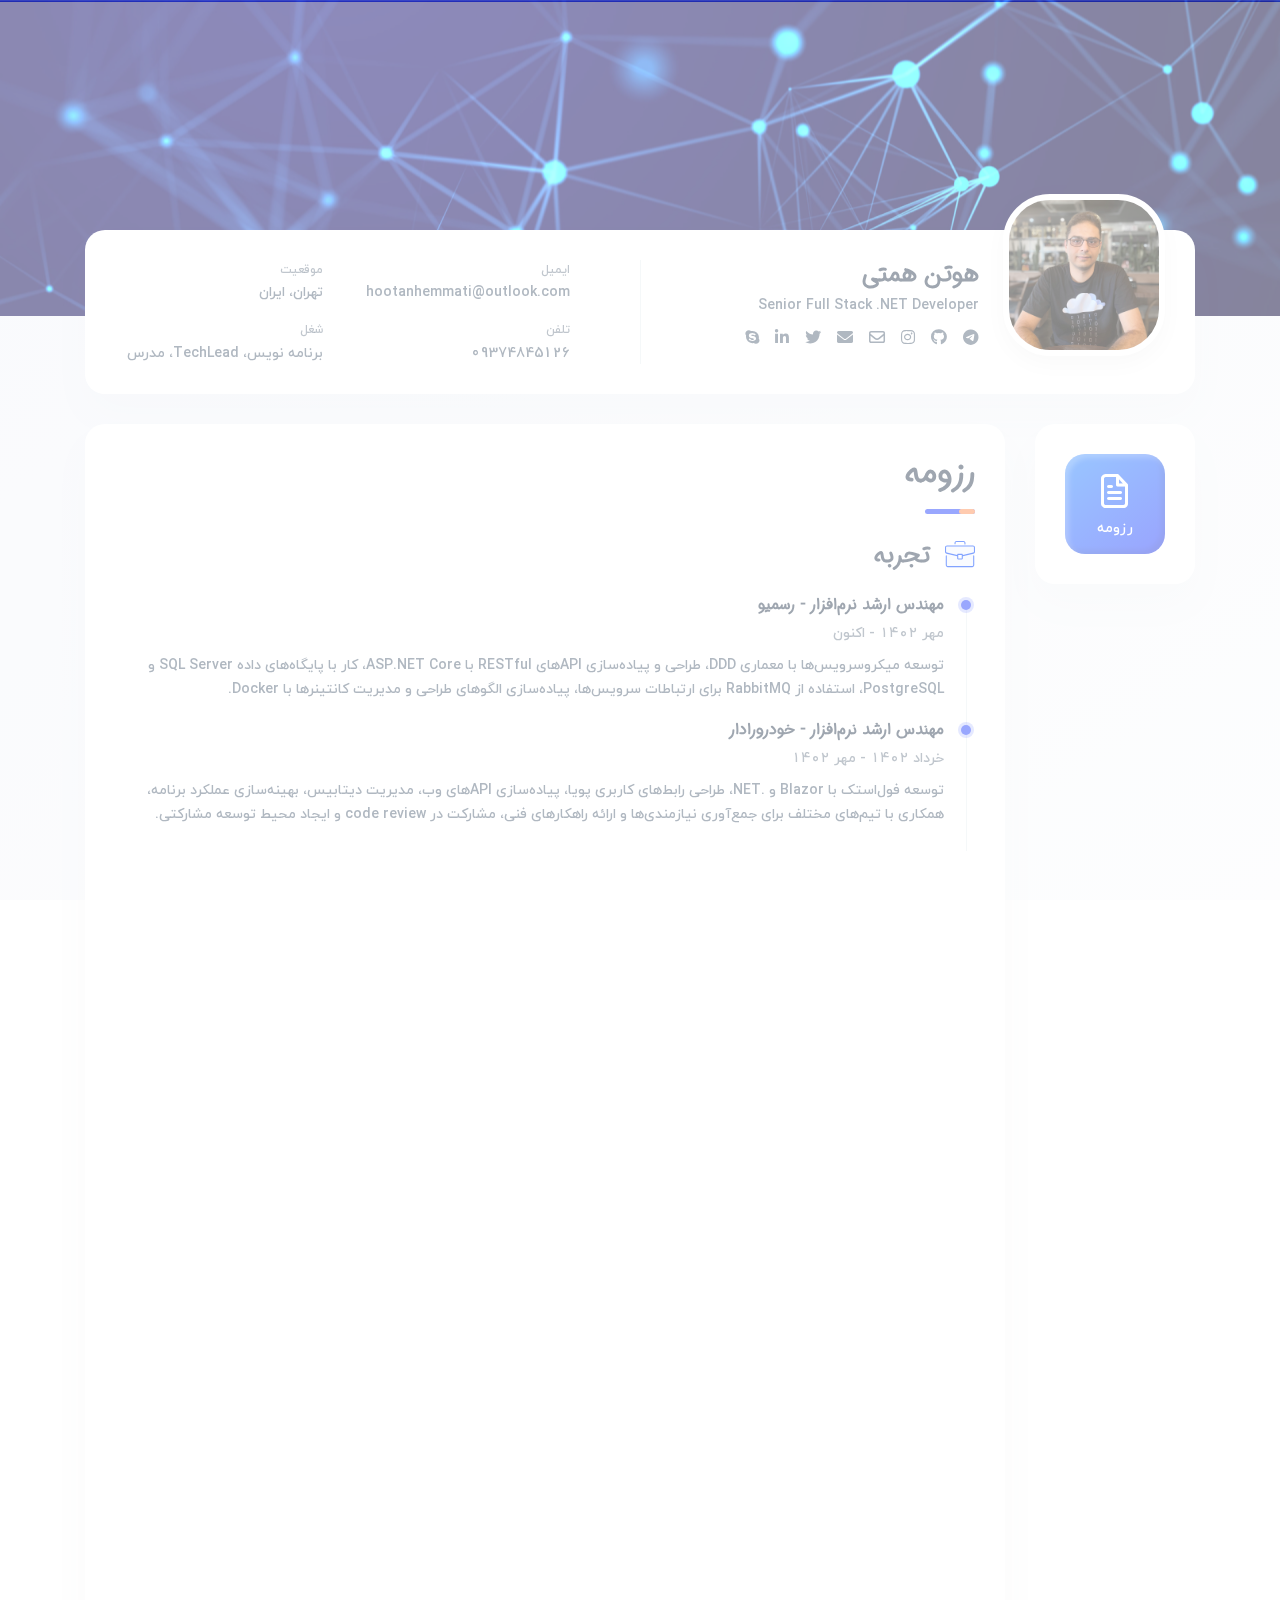
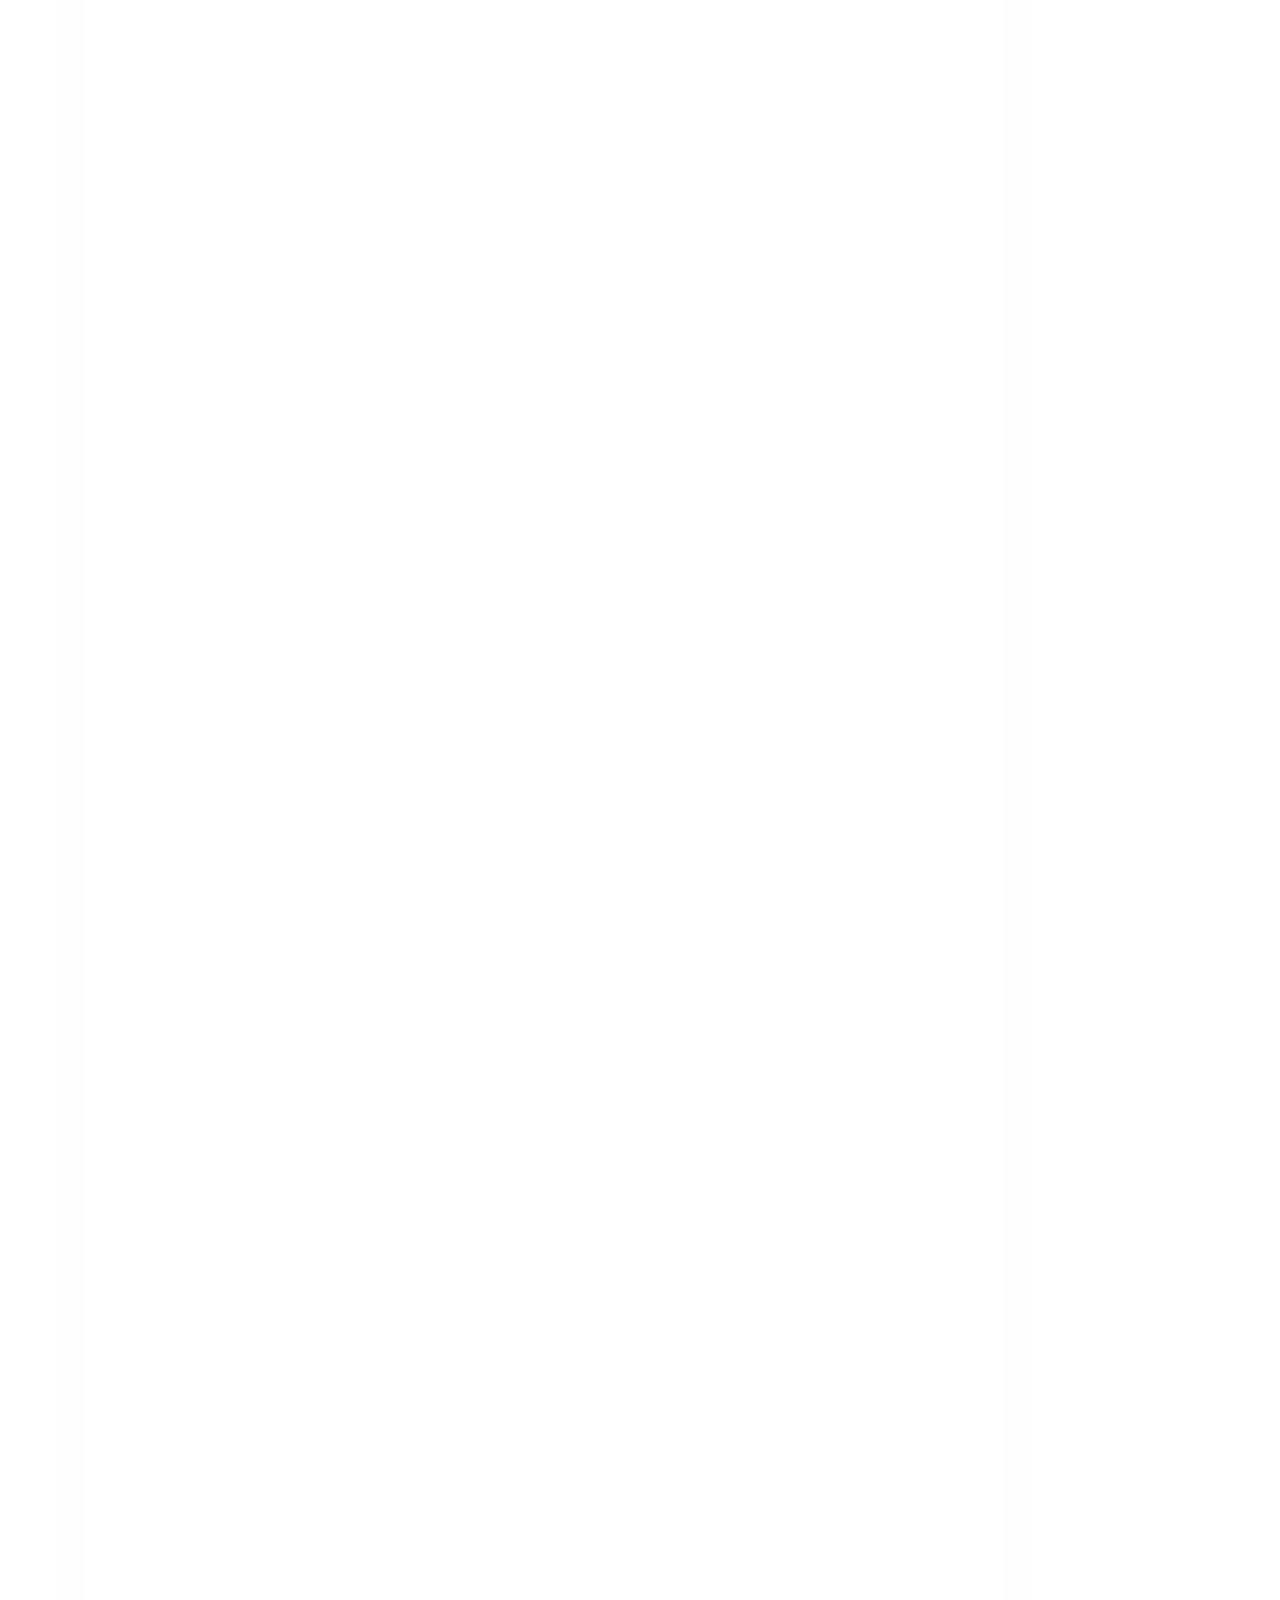
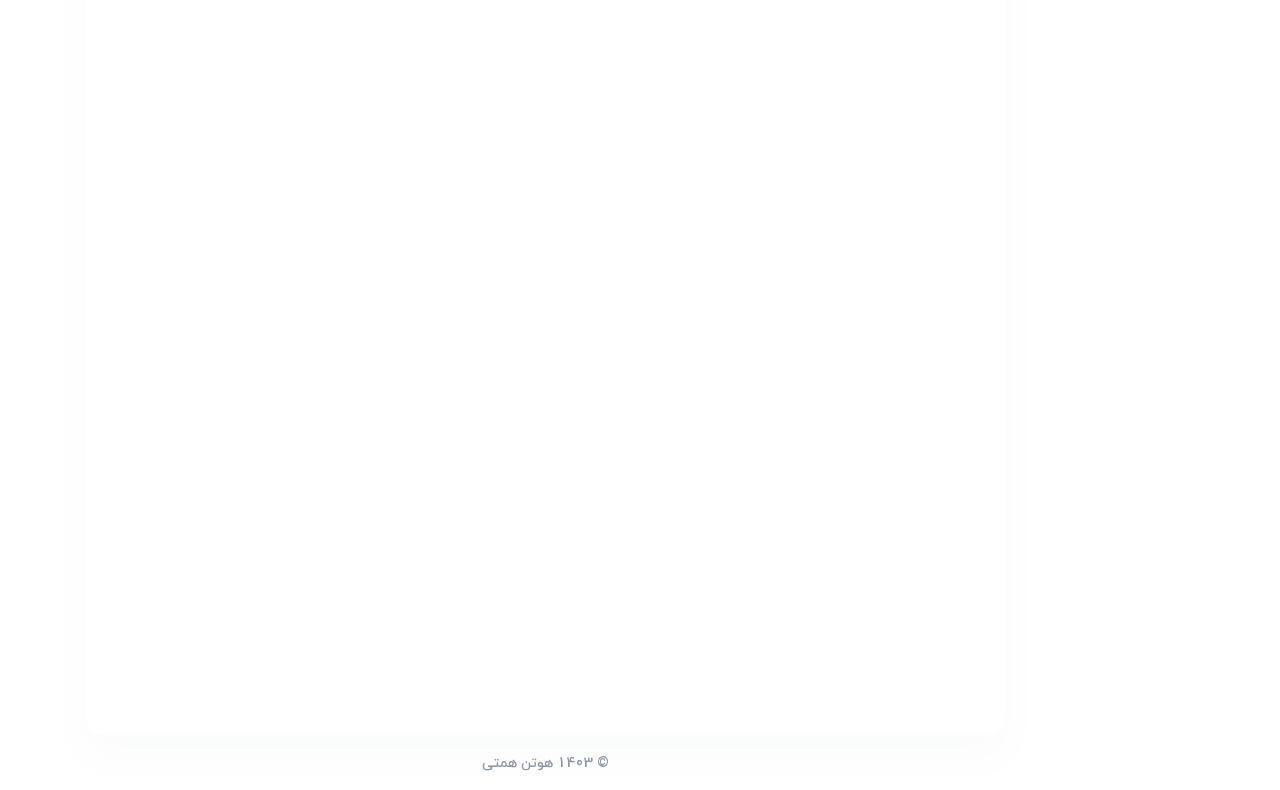
<file: index.html>
<!DOCTYPE html>
<html lang="fa">

<head>
	<meta charset="utf-8" />
	<title>رزومه هوتن همتی</title>

	<!-- Meta Data -->
	<meta http-equiv="X-UA-Compatible" content="IE=edge">
	<meta name="viewport" content="width=device-width, initial-scale=1, shrink-to-fit=no">
	<meta name="format-detection" content="telephone=no" />
	<meta name="format-detection" content="address=no" />
	<meta name="author" content="Hootan Hemmati" />
	<meta name="description" content="vCard" />

	<!-- Twitter data -->
	<meta name="twitter:card" content="summary_large_image">
	<meta name="twitter:site" content="@aliniyazi_">
	<meta name="twitter:title" content="vCard">
	<meta name="twitter:description" content="vCard">
	<meta name="twitter:image" content="assets/images/social.html">

	<!-- Open Graph data -->
	<meta property="og:title" content="Hootan Hemmati" />
	<meta property="og:type" content="website" />
	<meta property="og:url" content="your url website" />
	<meta property="og:image" content="assets/images/social.html" />
	<meta property="og:description" content="vCard" />
	<meta property="og:site_name" content="vCard" />

	<!-- Favicons -->
	<link rel="shortcut icon" href="assets/images/favicons/favicon.ico" type="image/x-icon">

	<!-- Styles -->
	<link rel="stylesheet" type="text/css" href="assets/styles/style-rtl-demo.css" />
	<link rel="stylesheet" type="text/css" href="assets/styles/style-rtl.css" />
	<link rel="stylesheet" type="text/css" href="assets/demo/style-demo.css" />

	<!-- Font Awesome -->
	<link rel="stylesheet" href="https://cdnjs.cloudflare.com/ajax/libs/font-awesome/6.0.0-beta3/css/all.min.css">

	<!-- AOS -->
	<link href="https://unpkg.com/aos@2.3.1/dist/aos.css" rel="stylesheet">

</head>

<body>
	<!-- Preloader -->
	<div class="preloader">
		<div class="preloader__wrap">
			<div class="circle-pulse">
				<div class="circle-pulse__1"></div>
				<div class="circle-pulse__2"></div>
			</div>
			<div class="preloader__progress"><span></span></div>
		</div>
	</div>

	<main class="main">
		<!-- Header Image -->
		<div class="header-image">
			<div class="js-parallax" style="background-image: url(assets/img/background-header.png);"></div>
		</div>

		<div class="container gutter-top">
			<!-- Header -->
			<header class="header box">
				<div class="header__left">
					<div class="header__photo">
						<img class="header__photo-img" src="assets/img/avatar.jpg" alt="Hootan Hemmati">
					</div>
					<div class="header__base-info">
						<h4 class="title titl--h4">هوتن همتی</h4>
						<div class="status">Senior Full Stack .NET Developer</div>
						<ul class="header__social">
							<li>
								<a href="http://t.me/hootanht" class="social-link" data-tooltip="Telegram">
									<i class="fab fa-telegram-plane"></i>
								</a>
							</li>
							<li>
								<a href="https://github.com/hootanht" class="social-link" data-tooltip="GitHub">
									<i class="fab fa-github"></i>
								</a>
							</li>
							<li>
								<a href="https://www.instagram.com/hootanht" class="social-link"
									data-tooltip="Instagram">
									<i class="fab fa-instagram"></i>
								</a>
							</li>
							<li>
								<a href="mailto:hootanht2017@gmail.com" class="social-link" data-tooltip="Gmail">
									<i class="far fa-envelope"></i>
								</a>
							</li>
							<li>
								<a href="mailto:hootanhemmati@outlook.com" class="social-link" data-tooltip="Outlook">
									<i class="fas fa-envelope"></i>
								</a>
							</li>
							<li>
								<a href="https://twitter.com/hootanht" class="social-link" data-tooltip="Twitter">
									<i class="fab fa-twitter"></i>
								</a>
							</li>
							<li>
								<a href="https://www.linkedin.com/in/hootanht/recommendations/" class="social-link"
									data-tooltip="LinkedIn">
									<i class="fab fa-linkedin-in"></i>
								</a>
							</li>
							<li>
								<a href="https://join.skype.com/invite/gDxCZ9lEudQF" class="social-link"
									data-tooltip="Skype">
									<i class="fab fa-skype"></i>
								</a>
							</li>
						</ul>
					</div>
				</div>
				<div class="header__right">
					<ul class="header__contact">
						<li>
							<span class="overhead">ایمیل</span>
							<a href="mailto:hootanhemmati@outlook.com" class="contact-link">
								hootanhemmati@outlook.com
							</a>
						</li>
						<li>
							<span class="overhead">تلفن</span>
							<a href="tel:+989374845126" class="contact-link">
								09374845126
							</a>
						</li>
					</ul>
					<ul class="header__contact">
						<li><span class="overhead">موقعیت</span>تهران، ایران</li>
						<li><span class="overhead">شغل</span>برنامه نویس، TechLead، مدرس</li>
					</ul>
				</div>
			</header>

			<div class="row sticky-parent">
				<!-- Sidebar nav -->
				<aside class="col-12 col-md-12 col-lg-2">
					<div class="sidebar box sticky-column">
						<ul class="nav">
							<li class="nav__item"><a class="active" href="/"><i class="icon-file-text"></i>رزومه</a>
							</li>
						</ul>
					</div>
				</aside>

				<!-- Content -->
				<div class="col-12 col-md-12 col-lg-10">
					<div class="box box-content">
						<div class="pb-2">
							<h1 class="title title--h1 first-title title__separate">رزومه</h1>
						</div>

						<!-- Experience -->
						<div class="row" data-aos="fade-up" data-aos-duration="800">
							<div class="col-12">
								<h2 class="title title--h3"><img class="title-icon"
										src="assets/icons/icon-experience.svg" alt="" /> تجربه</h2>
								<div class="timeline">
									<!-- Senior Software Engineer - Rasmio -->
									<article class="timeline__item" data-aos="fade-up" data-aos-duration="500">
										<h5 class="title title--h5 timeline__title">مهندس ارشد نرم‌افزار - رسمیو</h5>
										<span class="timeline__period">مهر ۱۴۰۲ - اکنون</span>
										<p class="timeline__description">
											توسعه میکروسرویس‌ها با معماری DDD، طراحی و پیاده‌سازی API‌های RESTful با
											ASP.NET Core، کار با پایگاه‌های داده SQL Server و PostgreSQL، استفاده از
											RabbitMQ برای ارتباطات سرویس‌ها، پیاده‌سازی الگوهای طراحی و مدیریت کانتینرها
											با Docker.
										</p>
									</article>

									<!-- Senior Software Engineer - KhodroRadar -->
									<article class="timeline__item" data-aos="fade-up" data-aos-duration="500">
										<h5 class="title title--h5 timeline__title">مهندس ارشد نرم‌افزار - خودرورادار
										</h5>
										<span class="timeline__period">خرداد ۱۴۰۲ - مهر ۱۴۰۲</span>
										<p class="timeline__description">
											توسعه فول‌استک با Blazor و .NET، طراحی رابط‌های کاربری پویا، پیاده‌سازی
											API‌های وب، مدیریت دیتابیس، بهینه‌سازی عملکرد برنامه، همکاری با تیم‌های
											مختلف برای جمع‌آوری نیازمندی‌ها و ارائه راهکارهای فنی، مشارکت در code review
											و ایجاد محیط توسعه مشارکتی.
										</p>
									</article>

									<!-- Senior Software Engineer - MelkRadar -->
									<article class="timeline__item" data-aos="fade-up" data-aos-duration="500">
										<h5 class="title title--h5 timeline__title">مهندس ارشد نرم‌افزار - ملک‌رادار
										</h5>
										<span class="timeline__period">شهریور ۱۴۰۱ - مهر ۱۴۰۲</span>
										<p class="timeline__description">
											توسعه فول‌استک با Angular و .NET، طراحی و پیاده‌سازی رابط‌های کاربری
											واکنش‌گرا، ایجاد API‌های RESTful، کار با SQL Server و Docker، تضمین امنیت و
											مقیاس‌پذیری زیرساخت‌های بک‌اند، شناسایی و رفع مشکلات فنی برای حفظ پایداری و
											عملکرد برنامه‌های وب.
										</p>
									</article>

									<!-- CS Internship Roles -->
									<article class="timeline__item" data-aos="fade-up" data-aos-duration="500">
										<h5 class="title title--h5 timeline__title">منتور ارشد - CS Internship</h5>
										<span class="timeline__period">فروردین ۱۴۰۲ - مهر ۱۴۰۲</span>
										<p class="timeline__description">
											مشارکت در جلسات مدیریتی و تصمیم‌گیری برای تغییرات دوره، عضو تیم مصاحبه با
											کارآموزان جدید، مدیریت RFC‌ها، نوشتن پیشنهادات و نظارت بر اجرای تغییرات،
											برگزاری جلسات منظم با کارآموزان، بررسی کدها و ارائه بازخورد سازنده، توسعه
											مهارت‌های رهبری و تصمیم‌گیری.
										</p>
									</article>

									<!-- Open-source Contributor - Functionland -->
									<article class="timeline__item" data-aos="fade-up" data-aos-duration="500">
										<h5 class="title title--h5 timeline__title">توسعه‌دهنده متن‌باز - Functionland
										</h5>
										<span class="timeline__period">شهریور ۱۴۰۱ - آذر ۱۴۰۱</span>
										<p class="timeline__description">توسعه اپلیکیشن مدیریت فایل چندسکویی با استفاده
											از Blazor و .NET MAUI، پیاده‌سازی قابلیت‌های پیشرفته مدیریت فایل و رابط
											کاربری.</p>
									</article>

									<!-- Software Engineer - Mediapardazesh -->
									<article class="timeline__item" data-aos="fade-up" data-aos-duration="500">
										<h5 class="title title--h5 timeline__title">مهندس نرم‌افزار - مدیاپردازش</h5>
										<span class="timeline__period">اردیبهشت ۱۴۰۱ - مهر ۱۴۰۱</span>
										<p class="timeline__description">توسعه اپلیکیشن گالری پیش‌فرض گوشی‌های جی‌پلاس
											با Xamarin، کار با تکنولوژی‌های .NET و Blazor، توسعه API و کار با SQL
											Server.</p>
									</article>

									<!-- Software Engineer - Sepantab -->
									<article class="timeline__item" data-aos="fade-up" data-aos-duration="500">
										<h5 class="title title--h5 timeline__title">مهندس نرم‌افزار - سپنتاب</h5>
										<span class="timeline__period">شهریور ۱۳۹۶ - آذر ۱۳۹۸</span>
										<p class="timeline__description">رهبری فنی تیم توسعه سایت، توسعه اپلیکیشن‌های
											موبایل با Xamarin، پیاده‌سازی معماری تست‌محور و کار با SQL Server.</p>
									</article>
								</div>
							</div>
						</div>

						<!-- Education -->
						<div class="row" data-aos="fade-up" data-aos-duration="800">
							<div class="col-12">
								<h2 class="title title--h3"><img class="title-icon"
										src="assets/icons/icon-education.svg" alt="" /> تحصیلات</h2>
								<div class="timeline">
									<!-- Item -->
									<article class="timeline__item" data-aos="fade-up" data-aos-duration="500">
										<h5 class="title title--h5 timeline__title">دانشگاه آزاد اسلامی واحد تهران مرکزی
										</h5>
										<span class="timeline__period">۱۳۹۸ - ۱۴۰۳</span>
										<p class="timeline__description">کارشناسی علوم کامپیوتر</p>
									</article>
								</div>
							</div>
						</div>

						<!-- Skills -->
						<div class="row" data-aos="fade-up" data-aos-duration="800">
							<div class="col-12">
								<h2 class="title title--h3">
									<img class="title-icon" src="assets/icons/icon-design.svg" alt="" />
									مهارت‌های من
								</h2>

								<!-- Core Technologies -->
								<div class="skills-category">
									<h3 class="skills-category__title">تکنولوژی‌های اصلی</h3>
									<div class="skills-grid">
										<div class="skill-card">
											<div class="skill-icon"
												style="background: linear-gradient(135deg, #512BD4 0%, #8A6EFF 100%)">
												<i class="fab fa-microsoft"></i>
											</div>
											<h4>#C</h4>
										</div>

										<div class="skill-card">
											<div class="skill-icon"
												style="background: linear-gradient(135deg, #00A4EF 0%, #73C7FF 100%)">
												<i class="fas fa-code"></i>
											</div>
											<h4>DotNet Core</h4>
										</div>

										<div class="skill-card">
											<div class="skill-icon"
												style="background: linear-gradient(135deg, #7B1FA2 0%, #BA68C8 100%)">
												<i class="fab fa-microsoft"></i>
											</div>
											<h4>Blazor</h4>
										</div>

										<div class="skill-card">
											<div class="skill-icon"
												style="background: linear-gradient(135deg, #F7DF1E 0%, #FFF176 100%)">
												<i class="fab fa-js"></i>
											</div>
											<h4>Javascript</h4>
										</div>
									</div>
								</div>

								<!-- Architecture & Design -->
								<div class="skills-category">
									<h3 class="skills-category__title">معماری و طراحی</h3>
									<div class="skills-grid">
										<div class="skill-card">
											<div class="skill-icon"
												style="background: linear-gradient(135deg, #FF4081 0%, #FF79B0 100%)">
												<i class="fas fa-cube"></i>
											</div>
											<h4>Micro Services</h4>
										</div>

										<div class="skill-card">
											<div class="skill-icon"
												style="background: linear-gradient(135deg, #607D8B 0%, #90A4AE 100%)">
												<i class="fas fa-cubes"></i>
											</div>
											<h4>Monolith</h4>
										</div>

										<div class="skill-card">
											<div class="skill-icon"
												style="background: linear-gradient(135deg, #2C3E50 0%, #3498DB 100%)">
												<i class="fas fa-sitemap"></i>
											</div>
											<h4>System Design</h4>
										</div>
									</div>
								</div>

								<!-- Databases -->
								<div class="skills-category">
									<h3 class="skills-category__title">پایگاه داده‌ها</h3>
									<div class="skills-grid">
										<div class="skill-card">
											<div class="skill-icon"
												style="background: linear-gradient(135deg, #CC2927 0%, #FF5B5A 100%)">
												<i class="fas fa-database"></i>
											</div>
											<h4>SQL Server</h4>
										</div>

										<div class="skill-card">
											<div class="skill-icon"
												style="background: linear-gradient(135deg, #336791 0%, #5B9BD5 100%)">
												<i class="fas fa-database"></i>
											</div>
											<h4>PostgreSQL</h4>
										</div>

										<div class="skill-card">
											<div class="skill-icon"
												style="background: linear-gradient(135deg, #4DB33D 0%, #7FD679 100%)">
												<i class="fas fa-leaf"></i>
											</div>
											<h4>MongoDB</h4>
										</div>

										<div class="skill-card">
											<div class="skill-icon"
												style="background: linear-gradient(135deg, #DC382D 0%, #FF6B6B 100%)">
												<i class="fas fa-database"></i>
											</div>
											<h4>Redis</h4>
										</div>

										<div class="skill-card">
											<div class="skill-icon"
												style="background: linear-gradient(135deg, #00BFB3 0%, #47D7CD 100%)">
												<i class="fas fa-search"></i>
											</div>
											<h4>Elastic Search</h4>
										</div>
									</div>
								</div>

								<!-- DevOps & Tools -->
								<div class="skills-category">
									<h3 class="skills-category__title">ابزارها و DevOps</h3>
									<div class="skills-grid">
										<div class="skill-card">
											<div class="skill-icon"
												style="background: linear-gradient(135deg, #FF6B6B 0%, #FFB4B4 100%)">
												<i class="fas fa-cogs"></i>
											</div>
											<h4>DevOps</h4>
										</div>

										<div class="skill-card">
											<div class="skill-icon"
												style="background: linear-gradient(135deg, #2188FF 0%, #79B8FF 100%)">
												<i class="fab fa-docker"></i>
											</div>
											<h4>Docker</h4>
										</div>

										<div class="skill-card">
											<div class="skill-icon"
												style="background: linear-gradient(135deg, #326CE5 0%, #7AA2F7 100%)">
												<i class="fas fa-dharmachakra"></i>
											</div>
											<h4>Kubernetes</h4>
										</div>

										<div class="skill-card">
											<div class="skill-icon"
												style="background: linear-gradient(135deg, #F05033 0%, #FF7B6B 100%)">
												<i class="fab fa-git-alt"></i>
											</div>
											<h4>Git</h4>
										</div>

										<div class="skill-card">
											<div class="skill-icon"
												style="background: linear-gradient(135deg, #24292E 0%, #4A4A4A 100%)">
												<i class="fab fa-github"></i>
											</div>
											<h4>Github</h4>
										</div>
									</div>
								</div>

								<!-- Cloud & Mobile -->
								<div class="skills-category">
									<h3 class="skills-category__title">موبایل و کلود</h3>
									<div class="skills-grid">
										<div class="skill-card">
											<div class="skill-icon"
												style="background: linear-gradient(135deg, #0078D4 0%, #47A7F5 100%)">
												<i class="fas fa-mobile-alt"></i>
											</div>
											<h4>MAUI</h4>
										</div>

										<div class="skill-card">
											<div class="skill-icon"
												style="background: linear-gradient(135deg, #0078D4 0%, #47A7F5 100%)">
												<i class="fab fa-windows"></i>
											</div>
											<h4>Azure</h4>
										</div>
									</div>
								</div>

								<!-- AI & ML -->
								<div class="skills-category">
									<h3 class="skills-category__title">هوش مصنوعی و یادگیری ماشین</h3>
									<div class="skills-grid">
										<div class="skill-card">
											<div class="skill-icon"
												style="background: linear-gradient(135deg, #19C37D 0%, #4AE3A8 100%)">
												<i class="fas fa-robot"></i>
											</div>
											<h4>AI Chat</h4>
										</div>

										<div class="skill-card">
											<div class="skill-icon"
												style="background: linear-gradient(135deg, #512BD4 0%, #8A6EFF 100%)">
												<i class="fas fa-brain"></i>
											</div>
											<h4>ML.NET</h4>
										</div>
									</div>
								</div>

								<!-- Blockchain -->
								<div class="skills-category">
									<h3 class="skills-category__title">بلاکچین</h3>
									<div class="skills-grid">
										<div class="skill-card">
											<div class="skill-icon"
												style="background: linear-gradient(135deg, #F7931A 0%, #FFB74D 100%)">
												<i class="fas fa-link"></i>
											</div>
											<h4>Blockchain</h4>
										</div>
									</div>
								</div>
							</div>
						</div>

						<!-- Recommendations Section -->
						<div class="row" data-aos="fade-up" data-aos-duration="800">
							<div class="col-12">
								<h2 class="title title--h3">
									<img class="title-icon" src="assets/icons/icon-quote.svg" alt="" />
									توصیه‌نامه‌ها
								</h2>

								<div class="recommendations-slider">
									<div class="swiper-container">
										<div class="swiper-wrapper">
											<!-- عاطفه صفری -->
											<div class="swiper-slide">
												<a href="https://www.linkedin.com/in/hootanht/recommendations/"
													target="_blank" class="recommendation-link">
													<div class="recommendation-card">
														<div class="recommendation-header">
															<img src="assets/img/testimonials/atefe-safari.jpg"
																alt="عاطفه صفری" class="recommender-avatar">
															<div class="recommender-info">
																<h4 class="recommender-name">عاطفه صفری</h4>
																<p class="recommender-title">مدیر ارشد محصول در
																	DeXignStudio</p>
																<span class="recommendation-date">۹ دی ۱۴۰۲</span>
															</div>
														</div>
														<div class="recommendation-body">
															<p class="recommendation-text">
																من افتخار همکاری با هوتن را به مدت سه سال در ۴ پروژه
																داشتم و می‌توانم با اطمینان بگویم که او همکاری
																فوق‌العاده است. از همان ابتدا، نگرش مثبت و شخصیت
																دوستانه‌اش هر همکاری را لذت‌بخش و بدون استرس می‌کرد.
																هوتن نه تنها در کار عالی است، بلکه بسیار حرفه‌ای و قابل
																اعتماد نیز هست. او همیشه با دقت و تعهد به وظایفش
																می‌پردازد و اطمینان حاصل می‌کند که همه چیز با بالاترین
																استاندارد انجام شود.
															</p>
														</div>
													</div>
												</a>
											</div>

											<!-- حامد کرمی -->
											<div class="swiper-slide">
												<a href="https://www.linkedin.com/in/hootanht/recommendations/"
													target="_blank" class="recommendation-link">
													<div class="recommendation-card">
														<div class="recommendation-header">
															<img src="assets/img/testimonials/hamed-karami.jpg"
																alt="حامد کرمی" class="recommender-avatar">
															<div class="recommender-info">
																<h4 class="recommender-name">حامد کرمی</h4>
																<p class="recommender-title">مدیر محصول در رسمیو</p>
																<span class="recommendation-date">۵ دی ۱۴۰۲</span>
															</div>
														</div>
														<div class="recommendation-body">
															<p class="recommendation-text">
																هوتن نه تنها یک مهندس درخشان، بلکه یک عضو فوق‌العاده تیم
																است. او توانایی منحصر به فردی در درک عمیق نیازهای محصول
																و تبدیل آنها به راه‌حل‌های شیک دارد. مشارکت‌های
																هوشمندانه او به طور مداوم محصولات ما را بهبود می‌بخشد و
																کاربران ما را خشنود می‌کند. انرژی مثبت و روحیه همکاری
																او، او را به یک دارایی واقعی برای هر تیمی تبدیل می‌کند.
															</p>
														</div>
													</div>
												</a>
											</div>

											<!-- حسین حیدری -->
											<div class="swiper-slide">
												<a href="https://www.linkedin.com/in/hootanht/recommendations/"
													target="_blank" class="recommendation-link">
													<div class="recommendation-card">
														<div class="recommendation-header">
															<img src="assets/img/testimonials/hossein-heydari.jpg"
																alt="حسین حیدری" class="recommender-avatar">
															<div class="recommender-info">
																<h4 class="recommender-name">حسین حیدری</h4>
																<p class="recommender-title">توسعه‌دهنده فرانت‌اند در
																	رسمیو</p>
																<span class="recommendation-date">۲۹ آذر ۱۴۰۲</span>
															</div>
														</div>
														<div class="recommendation-body">
															<p class="recommendation-text">
																هوتن یکی از عزیزترین همکاران من در تیم فنی رسمیو است.
																دقت و توجه فوق‌العاده او به جزئیات در کارش واقعاً
																تحسین‌برانگیز است. فکر نمی‌کنم هیچ کس در تیم به اندازه
																هوتن تحلیلی باشد. توانایی او در تجزیه و تحلیل و توجه به
																تمام جنبه‌های کارش همیشه مرا شگفت‌زده کرده است. هوتن
																همیشه به موفقیت تیم فکر می‌کند و ایده‌ها و راه‌حل‌های
																خلاقانه ارائه می‌دهد.
															</p>
														</div>
													</div>
												</a>
											</div>

											<!-- کیومرث رحیمی -->
											<div class="swiper-slide">
												<a href="https://www.linkedin.com/in/hootanht/recommendations/"
													target="_blank" class="recommendation-link">
													<div class="recommendation-card">
														<div class="recommendation-header">
															<img src="assets/img/testimonials/kioumars-rahimi.jpg"
																alt="کیومرث رحیمی" class="recommender-avatar">
															<div class="recommender-info">
																<h4 class="recommender-name">کیومرث رحیمی</h4>
																<p class="recommender-title">توسعه‌دهنده ارشد فرانت‌اند
																</p>
																<span class="recommendation-date">۲۸ آذر ۱۴۰۲</span>
															</div>
														</div>
														<div class="recommendation-body">
															<p class="recommendation-text">
																من افتخار همکاری با هوتن همتی را در شرکتمان داشتم و
																می‌توانم با اطمینان بگویم که او یکی از با استعدادترین و
																متعهدترین توسعه‌دهندگان ارشد دات‌نت است که تا به حال با
																او همکاری کرده‌ام. از همان ابتدای آشنایی، مهارت‌های فنی
																استثنایی و توانایی او در تفکر خارج از چارچوب مرا تحت
																تأثیر قرار داد. او همواره درک عمیقی از مفاهیم پیچیده
																کدنویسی نشان داد و همیشه مشتاق به اشتراک‌گذاشتن دانش خود
																با بقیه تیم بود.
															</p>
														</div>
													</div>
												</a>
											</div>

											<!-- رعیتی وجدانی -->
											<div class="swiper-slide">
												<a href="https://www.linkedin.com/in/hootanht/recommendations/"
													target="_blank" class="recommendation-link">
													<div class="recommendation-card">
														<div class="recommendation-header">
															<img src="assets/img/testimonials/raity-vojdani.jpg"
																alt="رعیتی وجدانی" class="recommender-avatar">
															<div class="recommender-info">
																<h4 class="recommender-name">رعیتی وجدانی</h4>
																<p class="recommender-title">توسعه‌دهنده فرانت‌اند |
																	کارآموز #C</p>
																<span class="recommendation-date">۳ مهر ۱۴۰۲</span>
															</div>
														</div>
														<div class="recommendation-body">
															<p class="recommendation-text">
																من افتخار شناخت هوتن همتی را به عنوان یک مربی و راهنما
																داشته‌ام و می‌توانم با اطمینان بگویم که تخصص و تمایل او
																به کمک به دیگران برجسته است. هوتن دانش عمیقی در توسعه
																فول‌استک، به ویژه در تکنولوژی‌ها دارد. توانایی او در
																توضیح مفاهیم پیچیده با وضوح، برای رشد من بسیار ارزشمند
																بوده است.
															</p>
														</div>
													</div>
												</a>
											</div>

											<!-- الهه درانی -->
											<div class="swiper-slide">
												<a href="https://www.linkedin.com/in/hootanht/recommendations/"
													target="_blank" class="recommendation-link">
													<div class="recommendation-card">
														<div class="recommendation-header">
															<img src="assets/img/testimonials/elahe-dorani.jpg"
																alt="الهه درانی" class="recommender-avatar">
															<div class="recommender-info">
																<h4 class="recommender-name">الهه درانی</h4>
																<p class="recommender-title">دانشجوی IASBS</p>
																<span class="recommendation-date">۷ بهمن ۱۴۰۲</span>
															</div>
														</div>
														<div class="recommendation-body">
															<p class="recommendation-text">
																من خوشحالم که حدود دو سال در ملک‌رادار و CS Internship
																هوتن را می‌شناسم. یکی از ویژگی‌های برجسته هوتن، اشتیاق
																فوق‌العاده او به مهندسی نرم‌افزار و مهارت‌های نرم است.
																این در نحوه یادگیری مداوم و آمادگی او برای به اشتراک
																گذاشتن دانشش کاملاً مشهود است. هوتن نه تنها یک عضو عالی
																تیم است، بلکه ترکیبی جالب از فروتنی و اشتیاق واقعی به
																یادگیری را به همراه دارد.
															</p>
														</div>
													</div>
												</a>
											</div>

											<!-- زهرا بیات -->
											<div class="swiper-slide">
												<a href="https://www.linkedin.com/in/hootanht/recommendations/"
													target="_blank" class="recommendation-link">
													<div class="recommendation-card">
														<div class="recommendation-header">
															<img src="assets/img/testimonials/zahra-bayat.jpg"
																alt="زهرا بیات" class="recommender-avatar">
															<div class="recommender-info">
																<h4 class="recommender-name">زهرا بیات</h4>
																<p class="recommender-title">توسعه‌دهنده فول‌استک |
																	متخصص .NET و JavaScript</p>
																<span class="recommendation-date">۵ بهمن ۱۴۰۲</span>
															</div>
														</div>
														<div class="recommendation-body">
															<p class="recommendation-text">
																من افتخار همکاری با هوتن همتی در پروژه "Fix Files" را
																داشتم، جایی که مهارت‌های او به عنوان توسعه‌دهنده
																فول‌استک دات‌نت واقعاً درخشید. تسلط هوتن بر .Net Stack،
																Maui، Blazor و Angular، همراه با تخصص او در توسعه موبایل
																و وب، نقش کلیدی در موفقیت پروژه داشت. هوتن یک متخصص
																بسیار ماهر و متعهد است که با یادگیری سریع و اشتیاق به
																کارش شناخته می‌شود.
															</p>
														</div>
													</div>
												</a>
											</div>

											<!-- نگار قاسمی -->
											<div class="swiper-slide">
												<a href="https://www.linkedin.com/in/hootanht/recommendations/"
													target="_blank" class="recommendation-link">
													<div class="recommendation-card">
														<div class="recommendation-header">
															<img src="assets/img/testimonials/negar-ghasemi.jpg"
																alt="نگار قاسمی" class="recommender-avatar">
															<div class="recommender-info">
																<h4 class="recommender-name">نگار قاسمی</h4>
																<p class="recommender-title">CTO در ملک‌رادار</p>
																<span class="recommendation-date">۶ دی ۱۴۰۲</span>
															</div>
														</div>
														<div class="recommendation-body">
															<p class="recommendation-text">
																من افتخار همکاری با هوتن را به مدت ۱۸ ماه در ملک‌رادار
																داشتم، جایی که ما در چندین پروژه با استفاده از Blazor
																همکاری کردیم. هوتن یک عضو تیمی است که همیشه به موفقیت
																پروژه کمک می‌کند. او مهربان، محترم و حامی همکارانش است.
																او همچنین یک فرد سخت‌کوش است که دائماً برای بهبود
																مهارت‌های خود و ارائه نتایج با کیفیت بالا تلاش می‌کند.
															</p>
														</div>
													</div>
												</a>
											</div>

											<!-- سبحان خوش‌سیرت -->
											<div class="swiper-slide">
												<a href="https://www.linkedin.com/in/hootanht/recommendations/"
													target="_blank" class="recommendation-link">
													<div class="recommendation-card">
														<div class="recommendation-header">
															<img src="assets/img/testimonials/sobhan-khoshsirat.jpg"
																alt="سبحان خوش‌سیرت" class="recommender-avatar">
															<div class="recommender-info">
																<h4 class="recommender-name">سبحان خوش‌سیرت</h4>
																<p class="recommender-title">هم‌بنیانگذار و COO در
																	ملک‌رادار</p>
																<span class="recommendation-date">۵ دی ۱۴۰۲</span>
															</div>
														</div>
														<div class="recommendation-body">
															<p class="recommendation-text">
																با کمال افتخار توصیه‌نامه‌ای برای هوتن، توسعه‌دهنده ارشد
																.NET که مشتاق کار تیمی است، می‌نویسم. تعهد هوتن به رشد
																حرفه‌ای همکارانش او را به عنوان یک عضو تیم واقعاً
																الهام‌بخش متمایز می‌کند. رویکرد شخصی‌سازی شده او به
																منتورینگ فراتر از مهارت‌های فنی است و شامل مهارت‌های
																نرم، توسعه شغلی و رفاه حرفه‌ای کلی می‌شود.
															</p>
														</div>
													</div>
												</a>
											</div>

											<!-- فاطمه خدایی -->
											<div class="swiper-slide">
												<a href="https://www.linkedin.com/in/hootanht/recommendations/"
													target="_blank" class="recommendation-link">
													<div class="recommendation-card">
														<div class="recommendation-header">
															<img src="assets/img/testimonials/fateme-khodaie.jpg"
																alt="فاطمه خدایی" class="recommender-avatar">
															<div class="recommender-info">
																<h4 class="recommender-name">فاطمه خدایی</h4>
																<p class="recommender-title">مدیر محصول فنی</p>
																<span class="recommendation-date">۲۵ آذر ۱۴۰۲</span>
															</div>
														</div>
														<div class="recommendation-body">
															<p class="recommendation-text">
																من فرصت همکاری با هوتن در پروژه‌های متعددی در مدیاپردازش
																را داشتم. او یک توسعه‌دهنده .NET فوق‌العاده با استعداد
																است که همیشه کار با کیفیت بالا ارائه می‌دهد. هوتن همچنین
																یک نیروی مثبت در تیم است که همیشه شادی و الهام‌بخشی را
																به اطرافیانش می‌آورد. او یک یادگیرنده سریع و همیشه آماده
																برای چالش‌های جدید است.
															</p>
														</div>
													</div>
												</a>
											</div>

											<!-- کیمیا حیدری -->
											<div class="swiper-slide">
												<a href="https://www.linkedin.com/in/hootanht/recommendations/"
													target="_blank" class="recommendation-link">
													<div class="recommendation-card">
														<div class="recommendation-header">
															<img src="assets/img/testimonials/kimia-heidari.jpg"
																alt="کیمیا حیدری" class="recommender-avatar">
															<div class="recommender-info">
																<h4 class="recommender-name">کیمیا حیدری</h4>
																<p class="recommender-title">توسعه‌دهنده جونیور C# .NET
																</p>
																<span class="recommendation-date">۲۲ آذر ۱۴۰۲</span>
															</div>
														</div>
														<div class="recommendation-body">
															<p class="recommendation-text">
																خوشبختانه من یکی از خوش‌شانس‌ترین توسعه‌دهندگانی بودم که
																فرصت کار با هوتن را داشتم و همچنان دارم. او قطعاً یکی از
																بهترین‌ها در کاری است که انجام می‌دهد. اگر شما هم به
																اندازه من خوش‌شانس باشید که او را از نزدیک بشناسید،
																متوجه خواهید شد که او تمام تلاش خود را برای شرکت یا تیمی
																که با آن کار می‌کند، به کار می‌گیرد.
															</p>
														</div>
													</div>
												</a>
											</div>

											<!-- نفیسه دانشیان -->
											<div class="swiper-slide">
												<a href="https://www.linkedin.com/in/hootanht/recommendations/"
													target="_blank" class="recommendation-link">
													<div class="recommendation-card">
														<div class="recommendation-header">
															<img src="assets/img/testimonials/nafiseh-daneshian.jpg"
																alt="نفیسه دانشیان" class="recommender-avatar">
															<div class="recommender-info">
																<h4 class="recommender-name">نفیسه دانشیان</h4>
																<p class="recommender-title">توسعه‌دهنده .Net</p>
																<span class="recommendation-date">۲۰ آذر ۱۴۰۲</span>
															</div>
														</div>
														<div class="recommendation-body">
															<p class="recommendation-text">
																من افتخار همکاری نزدیک با هوتن در ملک‌رادار را داشتم،
																جایی که او به عنوان توسعه‌دهنده ارشد فول‌استک .Net
																فعالیت می‌کند. هوتن نه تنها یک متخصص استثنایی است، بلکه
																منبع انرژی مثبت است که همواره شادی را به تیم ما می‌آورد.
																در نقش خود به عنوان توسعه‌دهنده ارشد، هوتن با مهارت‌های
																فنی خود و ارائه مداوم کد و راه‌حل‌های با کیفیت بالا،
																تأثیرگذار است.
															</p>
														</div>
													</div>
												</a>
											</div>

											<!-- مریم داودی -->
											<div class="swiper-slide">
												<a href="https://www.linkedin.com/in/hootanht/recommendations/"
													target="_blank" class="recommendation-link">
													<div class="recommendation-card">
														<div class="recommendation-header">
															<img src="assets/img/testimonials/maryam-davoudi.jpg"
																alt="مریم داودی" class="recommender-avatar">
															<div class="recommender-info">
																<h4 class="recommender-name">مریم داودی</h4>
																<p class="recommender-title">هم‌بنیانگذار ملک‌رادار،
																	راهبر فنی و توسعه‌دهنده فول‌استک</p>
																<span class="recommendation-date">۱۷ آذر ۱۴۰۲</span>
															</div>
														</div>
														<div class="recommendation-body">
															<p class="recommendation-text">
																بدون تردید، من هوتن را برای هر فرصت حرفه‌ای توصیه
																می‌کنم. او یک عضو تیمی عالی است و مهارت‌های قوی در توسعه
																فول‌استک دارد. طبیعت سخت‌کوش و اخلاق کاری استثنایی هوتن
																او را به یک دارایی ارزشمند برای هر سازمانی تبدیل می‌کند.
																او از چالش‌های فنی استقبال می‌کند و همیشه نتایج با کیفیت
																بالا ارائه می‌دهد.
															</p>
														</div>
													</div>
												</a>
											</div>

											<!-- محمدحسین رستگارنیا -->
											<div class="swiper-slide">
												<a href="https://www.linkedin.com/in/hootanht/recommendations/"
													target="_blank" class="recommendation-link">
													<div class="recommendation-card">
														<div class="recommendation-header">
															<img src="assets/img/testimonials/mohammad-hossein-rastegarinia.jpg"
																alt="محمدحسین رستگارنیا" class="recommender-avatar">
															<div class="recommender-info">
																<h4 class="recommender-name">محمدحسین رستگارنیا</h4>
																<p class="recommender-title">توسعه‌دهنده فرانت‌اند در
																	Maccan Travel</p>
																<span class="recommendation-date">۱۵ آذر ۱۴۰۲</span>
															</div>
														</div>
														<div class="recommendation-body">
															<p class="recommendation-text">
																افتخار دارم که هوتن را توصیه کنم، یک توسعه‌دهنده ارشد
																فول‌استک .NET، مهندس DevOps و معمار نرم‌افزار که تعهد او
																به حرفه‌اش واقعاً استثنایی است. در طول همکاری‌مان در
																مدیاپردازش و فانکشنلند، من شاهد تخصص بی‌نظیر او در C# و
																تکنولوژی .NET بودم. تسلط او در هر دو زمینه توسعه
																فرانت‌اند و بک‌اند، او را به یک دارایی ارزشمند برای هر
																تیمی تبدیل می‌کند.
															</p>
														</div>
													</div>
												</a>
											</div>

											<!-- بن آزاد -->
											<div class="swiper-slide">
												<a href="https://www.linkedin.com/in/hootanht/recommendations/"
													target="_blank" class="recommendation-link">
													<div class="recommendation-card">
														<div class="recommendation-header">
															<img src="assets/img/testimonials/ben-azad.jpg"
																alt="بن آزاد" class="recommender-avatar">
															<div class="recommender-info">
																<h4 class="recommender-name">بن آزاد</h4>
																<p class="recommender-title">مهندس نرم‌افزار</p>
																<span class="recommendation-date">۲۹ فروردین ۱۴۰۲</span>
															</div>
														</div>
														<div class="recommendation-body">
															<p class="recommendation-text">
																من قویاً هوتن را به عنوان یک توسعه‌دهنده نرم‌افزار توصیه
																می‌کنم. او یک توسعه‌دهنده با استعداد دات‌نت و C# است که
																تجربه گسترده‌ای در کار با پایگاه‌های داده مختلف از جمله
																SQL Server، PostgreSQL، MongoDB، MySQL، Redis و غیره
																دارد. او همچنین در برنامه‌نویسی تابعی و تکنولوژی‌های
																چارچوب دات‌نت مانند SignalR، Blazor، ASP.NET و تست واحد
																مهارت دارد.
															</p>
														</div>
													</div>
												</a>
											</div>

											<!-- فاطمه رسولی -->
											<div class="swiper-slide">
												<a href="https://www.linkedin.com/in/hootanht/recommendations/"
													target="_blank" class="recommendation-link">
													<div class="recommendation-card">
														<div class="recommendation-header">
															<img src="assets/img/testimonials/fatemeh-rasooli.jpg"
																alt="فاطمه رسولی" class="recommender-avatar">
															<div class="recommender-info">
																<h4 class="recommender-name">فاطمه رسولی</h4>
																<p class="recommender-title">مدیر پروژه</p>
																<span class="recommendation-date">۷ دی ۱۴۰۱</span>
															</div>
														</div>
														<div class="recommendation-body">
															<p class="recommendation-text">
																هوتن فردی کاملاً متعهد به کار است. تجربه کاری که من به
																عنوان مدیر پروژه با او داشتم عالی بود. او می‌تواند به
																سرعت هر تکنولوژی که می‌خواهد را یاد بگیرد و شروع به
																استفاده مؤثر از آن کند، که یک مهارت بسیار مهم در تیم است
																و تقریباً هر تیمی به چنین افرادی نیاز دارد.
															</p>
														</div>
													</div>
												</a>
											</div>

											<!-- دکتر مریم حاجی اسماعیلی -->
											<div class="swiper-slide">
												<a href="https://www.linkedin.com/in/hootanht/recommendations/"
													target="_blank" class="recommendation-link">
													<div class="recommendation-card">
														<div class="recommendation-header">
															<img src="assets/img/testimonials/dr-maryam-hajiesmaeili.jpg"
																alt="دکتر مریم حاجی اسماعیلی"
																class="recommender-avatar">
															<div class="recommender-info">
																<h4 class="recommender-name">دکتر مریم حاجی اسماعیلی
																</h4>
																<p class="recommender-title">مدرس دانشگاه آزاد اسلامی
																</p>
																<span class="recommendation-date">۲ دی ۱۴۰۱</span>
															</div>
														</div>
														<div class="recommendation-body">
															<p class="recommendation-text">
																هوتن یکی از بهترین دانشجویان من در دوران تدریسم بود. او
																کسی بود که درس‌ها را بسیار خوب می‌خواند و می‌توانستید
																متوجه شوید که در همان ابتدا دستیار آموزشی من شد. در
																درس‌های ساختمان داده، پایگاه داده و اصول طراحی نرم‌افزار
																با علاقه و اشتیاق زیادی کمک و تدریس می‌کرد.
															</p>
														</div>
													</div>
												</a>
											</div>

											<!-- حامد حاجیلو -->
											<div class="swiper-slide">
												<a href="https://www.linkedin.com/in/hootanht/recommendations/"
													target="_blank" class="recommendation-link">
													<div class="recommendation-card">
														<div class="recommendation-header">
															<img src="assets/img/testimonials/hamed-hajiloo.jpg"
																alt="حامد حاجیلو" class="recommender-avatar">
															<div class="recommender-info">
																<h4 class="recommender-name">حامد حاجیلو</h4>
																<p class="recommender-title">توسعه‌دهنده ارشد در
																	ملک‌رادار</p>
																<span class="recommendation-date">۲ دی ۱۴۰۱</span>
															</div>
														</div>
														<div class="recommendation-body">
															<p class="recommendation-text">
																هوتن فوق‌العاده است. من همکار هوتن هستم. علاوه بر اینکه
																در زمینه فنی حرفه‌ای است، مؤدب و مهربان نیز هست. یکی از
																ویژگی‌های متمایز او این است که عاشق تکنولوژی است و همیشه
																به‌روزترین چیزها را می‌داند و یک گیک تمام عیار است.
															</p>
														</div>
													</div>
												</a>
											</div>

											<!-- مهران داودی -->
											<div class="swiper-slide">
												<a href="https://www.linkedin.com/in/hootanht/recommendations/"
													target="_blank" class="recommendation-link">
													<div class="recommendation-card">
														<div class="recommendation-header">
															<img src="assets/img/testimonials/mehran-davoudi.jpg"
																alt="مهران داودی" class="recommender-avatar">
															<div class="recommender-info">
																<h4 class="recommender-name">مهران داودی</h4>
																<p class="recommender-title">رویاپرداز، بنیانگذار و
																	مدیرعامل CrystaCode</p>
																<span class="recommendation-date">۶ آذر ۱۴۰۱</span>
															</div>
														</div>
														<div class="recommendation-body">
															<p class="recommendation-text">
																نمی‌توانید تصور کنید که کار کردن با هوتن چقدر لذت‌بخش
																است. او به شدت متعهد به تیم و پروژه است. در واقع، تعهد
																کلمه کافی برای توصیف نحوه بودن او نیست، این چیزی فراتر
																از تعهد است. او در برنامه‌نویسی، به ویژه در .NET و استک
																مایکروسافت بسیار ماهر است.
															</p>
														</div>
													</div>
												</a>
											</div>

											<!-- داریوش تصدیقی -->
											<div class="swiper-slide">
												<a href="https://www.linkedin.com/in/hootanht/recommendations/"
													target="_blank" class="recommendation-link">
													<div class="recommendation-card">
														<div class="recommendation-header">
															<img src="assets/img/testimonials/dariush-tasdighi.jpg"
																alt="داریوش تصدیقی" class="recommender-avatar">
															<div class="recommender-info">
																<h4 class="recommender-name">داریوش تصدیقی</h4>
																<p class="recommender-title">مدرس و مشاور معماری
																	نرم‌افزار، امنیت سایبری و هوش مصنوعی</p>
																<span class="recommendation-date">۲۵ شهریور ۱۴۰۱</span>
															</div>
														</div>
														<div class="recommendation-body">
															<p class="recommendation-text">
																هوتن یکی از دانشجویان خوب من و یک دوست جنتلمن است. من
																خوشحالم که دانشجویی مثل هوتن دارم. از بازخوردهایی که در
																طول دوره‌هایم می‌داد لذت می‌بردم و او همچنین یکی از
																دانشجویانی است که مطالب را خیلی سریع یاد می‌گیرد و
																می‌تواند به صورت عملی آن را به کار ببرد.
															</p>
														</div>
													</div>
												</a>
											</div>

											<!-- کیارش رنگچیان -->
											<div class="swiper-slide">
												<a href="https://www.linkedin.com/in/hootanht/recommendations/"
													target="_blank" class="recommendation-link">
													<div class="recommendation-card">
														<div class="recommendation-header">
															<img src="assets/img/testimonials/kiarash-rangchian.jpg"
																alt="کیارش رنگچیان" class="recommender-avatar">
															<div class="recommender-info">
																<h4 class="recommender-name">کیارش رنگچیان</h4>
																<p class="recommender-title">کارآفرین | مشاور استارتاپ،
																	مدیر خط کسب و کار</p>
																<span class="recommendation-date">۲۳ شهریور ۱۴۰۱</span>
															</div>
														</div>
														<div class="recommendation-body">
															<p class="recommendation-text">
																من هوتن را به عنوان یک فرد سخت‌کوش و بسیار جدی در کار
																تیمی می‌شناسم. او یک فرد مشتاق و پرشور است و قطعاً
																می‌تواند توصیه کامل من را دریافت کند.
															</p>
														</div>
													</div>
												</a>
											</div>

											<!-- عرفان شکرالله‌زاده -->
											<div class="swiper-slide">
												<a href="https://www.linkedin.com/in/hootanht/recommendations/"
													target="_blank" class="recommendation-link">
													<div class="recommendation-card">
														<div class="recommendation-header">
															<img src="assets/img/testimonials/erfan-shokrollahzadeh.jpg"
																alt="عرفان شکرالله‌زاده" class="recommender-avatar">
															<div class="recommender-info">
																<h4 class="recommender-name">عرفان شکرالله‌زاده</h4>
																<p class="recommender-title">مهندس نرم‌افزار فول‌استک
																</p>
																<span class="recommendation-date">۱۳ شهریور ۱۴۰۱</span>
															</div>
														</div>
														<div class="recommendation-body">
															<p class="recommendation-text">
																هوتن یک دوست است، همین و بس. و درست مثل یک معلم است که
																با دانش، پایه، صبر و تعهد، و با تمام وجودش، اگر بتواند
																کمک کند، دریغ نمی‌کند. و از راهنمایی‌هایش در این مسیر و
																حمایت‌های مداومش تشکر می‌کنم. ممنون که هستی.
															</p>
														</div>
													</div>
												</a>
											</div>
										</div>

										<!-- Navigation -->
										<div class="swiper-button-next"></div>
										<div class="swiper-button-prev"></div>
									</div>
								</div>
							</div>
						</div>
					</div>

					<!-- Footer -->
					<footer class="footer">© 1403 هوتن همتی</footer>
				</div>
			</div>
		</div>
	</main>

	<div class="back-to-top"></div>

	<!-- SVG masks -->
	<svg class="svg-defs">
		<clipPath id="avatar-box">
			<path
				d="M1.85379 38.4859C2.9221 18.6653 18.6653 2.92275 38.4858 1.85453 56.0986.905299 77.2792 0 94 0c16.721 0 37.901.905299 55.514 1.85453 19.821 1.06822 35.564 16.81077 36.632 36.63137C187.095 56.0922 188 77.267 188 94c0 16.733-.905 37.908-1.854 55.514-1.068 19.821-16.811 35.563-36.632 36.631C131.901 187.095 110.721 188 94 188c-16.7208 0-37.9014-.905-55.5142-1.855-19.8205-1.068-35.5637-16.81-36.63201-36.631C.904831 131.908 0 110.733 0 94c0-16.733.904831-37.9078 1.85379-55.5141z" />
		</clipPath>
		<clipPath id="avatar-hexagon">
			<path
				d="M0 27.2891c0-4.6662 2.4889-8.976 6.52491-11.2986L31.308 1.72845c3.98-2.290382 8.8697-2.305446 12.8637-.03963l25.234 14.31558C73.4807 18.3162 76 22.6478 76 27.3426V56.684c0 4.6805-2.5041 9.0013-6.5597 11.3186L44.4317 82.2915c-3.9869 2.278-8.8765 2.278-12.8634 0L6.55974 68.0026C2.50414 65.6853 0 61.3645 0 56.684V27.2891z" />
		</clipPath>
	</svg>

	<!-- JavaScripts -->
	<script src="assets/js/jquery-3.4.1.min.js"></script>
	<script src="assets/js/plugins.min.js"></script>
	<script src="assets/js/common.js"></script>

	<script src="assets/demo/plugins-demo.js"></script>
	<script src="https://unpkg.com/aos@2.3.1/dist/aos.js"></script>
</body>

</html>
</file>
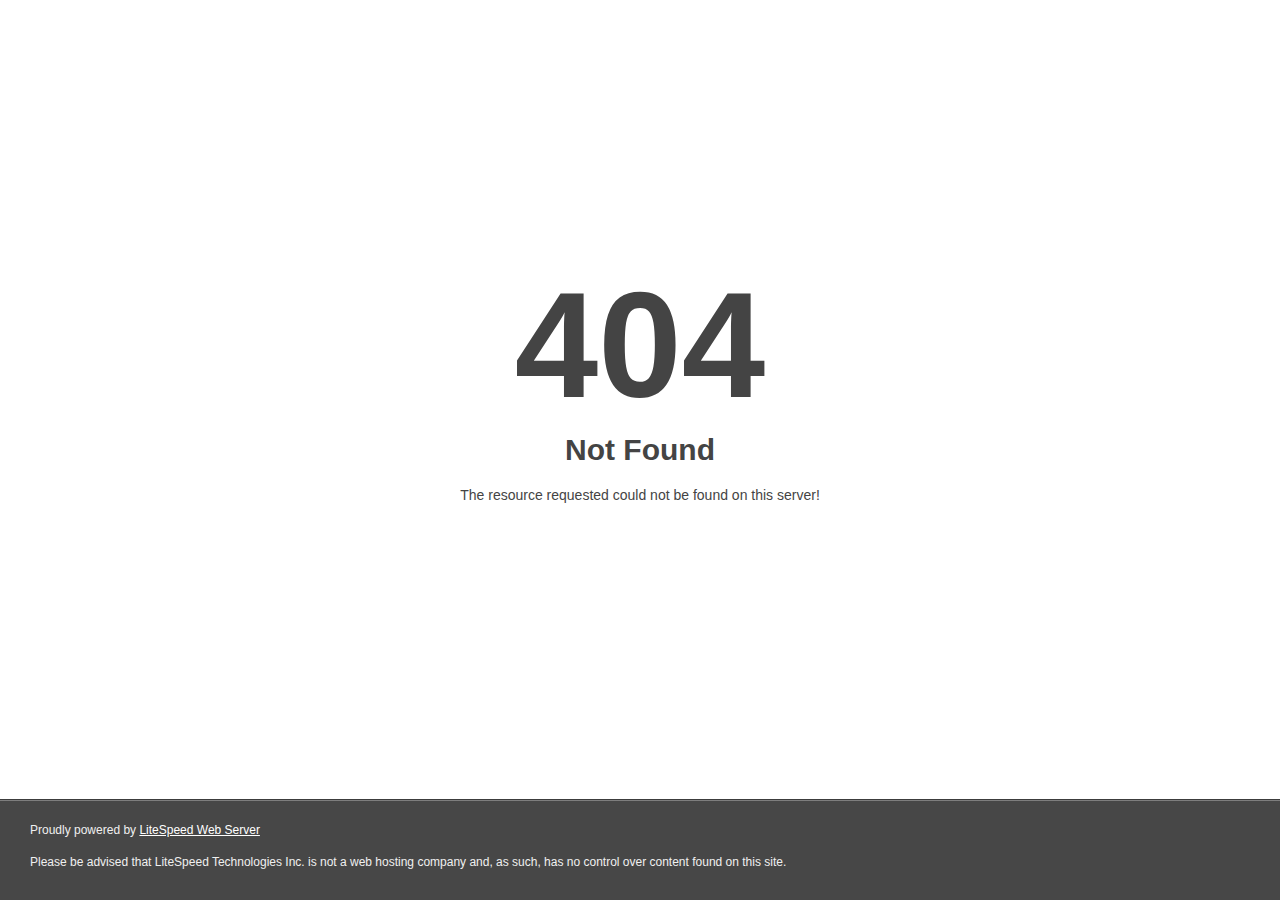
<file: assets/images/social.html>
<!DOCTYPE html>
<html style="height:100%">
<head>
<meta name="viewport" content="width=device-width, initial-scale=1, shrink-to-fit=no" >
<title> 404 Not Found
</title></head>
<body style="color: #444; margin:0;font: normal 14px/20px Arial, Helvetica, sans-serif; height:100%; background-color: #fff;">
<div style="height:auto; min-height:100%; ">     <div style="text-align: center; width:800px; margin-left: -400px; position:absolute; top: 30%; left:50%;">
        <h1 style="margin:0; font-size:150px; line-height:150px; font-weight:bold;">404</h1>
<h2 style="margin-top:20px;font-size: 30px;">Not Found
</h2>
<p>The resource requested could not be found on this server!</p>
</div></div><div style="color:#f0f0f0; font-size:12px;margin:auto;padding:0px 30px 0px 30px;position:relative;clear:both;height:100px;margin-top:-101px;background-color:#474747;border-top: 1px solid rgba(0,0,0,0.15);box-shadow: 0 1px 0 rgba(255, 255, 255, 0.3) inset;">
<br>Proudly powered by  <a style="color:#fff;" href="http://www.litespeedtech.com/error-page">LiteSpeed Web Server</a><p>Please be advised that LiteSpeed Technologies Inc. is not a web hosting company and, as such, has no control over content found on this site.</p></div></body></html>
</file>
<file: assets/styles/style-rtl-demo.css>
/* ------------------------------------------------
 Author: Melika Khaliliyan
 
 Template Name: vCard 3
 version: 1.0.0
------------------------------------------------ */
/* ------------------------------------------------

 - General Styles
 - Typography
 - Preloader
 - Form
 - Button
 - Preloader
 - Header
 - Sections
 - Navbar
 - Footer
 - Cases
 - Clients
 - Contact
 - Single post
 - Footer
 - Contact
 - Portfolio
 - News
 - Single news
 - Testimonials
 - Timeline
 - Other
 
------------------------------------------------ */
@import url(vendors/rtl/bootstrap.min.css);
@import url(vendors/swiper.min.css);
@import url(../icons/style.css);
@import url("https://fonts.googleapis.com/css2?family=Poppins:ital,wght@0,400;0,500;0,600;1,400;1,500;1,600&amp;display=swap");
/* -----------------------------------------------------------------
    - General Styles
----------------------------------------------------------------- */
*,
::before,
::after {
  background-repeat: no-repeat;
  box-sizing: border-box;
}

html {
  font-size: 1rem;
  -webkit-overflow-scrolling: touch;
  -webkit-box-sizing: border-box;
  box-sizing: border-box;
  -ms-overflow-x: hidden;
}

body, html {
  -webkit-text-size-adjust: 100%;
}

body {
  background: linear-gradient(145.44deg, #F2F4FA 0%, #FAFBFC 100%);
  background-repeat: no-repeat;
  background-attachment: fixed;
  color: #5E6E80;
  font-family: 'IRY', sans-serif;
  font-weight: 400;
  font-size: 0.875rem;
  line-height: 1.7;
  min-height: 100vh;
  overflow-x: hidden;
  -ms-overflow-style: scrollbar;
  -webkit-font-smoothing: antialiased;
}
@media only screen and (max-width: 580px) {
  body {
    line-height: 1.6;
  }
}

html.is-scroll-disabled body {
  height: 100vh;
  overflow: hidden;
}

@media all and (-ms-high-contrast: none), (-ms-high-contrast: active) {
  html.is-scroll-disabled {
    overflow: hidden;
  }
}
.no-scroll {
  overflow: hidden;
  -ms-overflow-style: none;
}

.no-scroll-height {
  overflow-x: hidden;
}

.svg-defs {
  position: absolute;
  height: 0;
  width: 0;
}

.bg-triangles {
  background-image: url(../images/triangles-top.svg), url(../images/triangles-bottom.svg), linear-gradient(145.44deg, #F2F4FA 0%, #FAFBFC 100%);
  background-position: left top, right bottom;
  background-repeat: no-repeat;
  background-size: inherit;
}
@media only screen and (max-width: 580px) {
  .bg-triangles {
    background-size: contain;
  }
}

/* -----------------------------------------------------------------
    - Typography
----------------------------------------------------------------- */
h1, h2, h3, h4, h5, h6 {
  color: #3B4B5E;
  font-family: "ISDN", sans-serif;
  font-weight: 600;
  line-height: 1.3;
}

.title--h1 {
  font-size: 2rem;
  margin-bottom: 1.3rem;
}
@media only screen and (max-width: 580px) {
  .title--h1 {
    font-size: 1.75rem;
    margin-bottom: 1rem;
  }
}
.title--h2 {
  font-size: 1.625rem;
}
@media only screen and (max-width: 580px) {
  .title--h2 {
    font-size: 1.375rem;
  }
}
.title--h3 {
  font-size: 1.5rem;
  margin-bottom: 1rem;
}
@media only screen and (max-width: 580px) {
  .title--h3 {
    font-size: 1.125rem;
  }
}
.title--h4 {
  font-size: 1.125rem;
}
@media only screen and (max-width: 580px) {
  .title--h4 {
    font-size: 1rem;
  }
}
.title--h5 {
  font-size: 1rem;
}
@media only screen and (max-width: 580px) {
  .title--h5 {
    font-size: 0.875rem;
  }
}
.title--h6 {
  font-size: 0.875rem;
}
@media only screen and (max-width: 580px) {
  .title--h6 {
    font-size: 0.75rem;
  }
}
.title--tone {
  color: #304CFD;
}
.title-icon {
  margin-right: 0.5rem;
  margin-top: -0.25rem;
  height: 1.875rem;
  width: 1.875rem;
}
@media only screen and (max-width: 580px) {
  .title-icon {
    height: 1.5625rem;
    width: 1.875rem;
  }
}
.title__separate {
  margin-bottom: 2.3125rem;
  position: relative;
}
.title__separate::before, .title__separate::after {
  content: '';
  background-color: #304CFD;
  border-radius: 0.5rem;
  height: 5px;
  position: absolute;
  bottom: -18px;
  left: 0;
  width: 3.125rem;
  z-index: 1;
}
.title__separate::after {
  background-color: #FF965D;
  width: 1rem;
}
@media only screen and (max-width: 580px) {
  .title__separate {
    margin-bottom: 1.5625rem;
  }
  .title__separate::before, .title__separate::after {
    height: 0.1875rem;
    bottom: -0.625rem;
  }
  .title__separate::before {
    width: 3rem;
  }
  .title__separate::after {
    width: 1rem;
  }
}

.weight--400 {
  font-weight: 400;
}
.weight--500 {
  font-weight: 500;
}
.weight--600 {
  font-weight: 600;
}

.overhead {
  color: rgba(94, 110, 128, 0.8);
  font-size: 0.75rem;
  display: block;
  text-transform: uppercase;
}

.block-quote {
  font-size: 1.25rem;
  font-weight: 400;
  font-style: italic;
  margin: 1.8125rem 0;
  position: relative;
  line-height: 1.6;
}
@media only screen and (max-width: 991px) {
  .block-quote {
    padding-left: 3.75rem;
  }
}
@media only screen and (max-width: 580px) {
  .block-quote {
    font-size: 1.125rem;
    margin: 0.625rem 0 1.25rem;
    padding-left: 0;
    padding-top: 2.5rem;
  }
}
.block-quote::before {
  background-image: url(../icons/icon-quote.svg);
  background-repeat: no-repeat;
  background-position: center;
  background-size: contain;
  content: '';
  height: 2.125rem;
  margin: 0 auto;
  position: absolute;
  top: 0;
  left: -54px;
  width: 2.125rem;
}
@media only screen and (max-width: 991px) {
  .block-quote::before {
    left: 0;
  }
}
@media only screen and (max-width: 580px) {
  .block-quote::before {
    right: 0;
  }
}
.block-quote__author {
  font-size: 0.875rem;
  font-style: normal;
  display: block;
  margin-top: 0.625rem;
  padding-left: 3rem;
  position: relative;
}
@media only screen and (max-width: 580px) {
  .block-quote__author {
    font-size: 0.875rem;
    margin-top: 0;
    padding-left: 2rem;
  }
}
.block-quote__author::before {
  content: '';
  background-color: #5E6E80;
  height: 1px;
  margin-bottom: auto;
  margin-top: auto;
  position: absolute;
  top: 0;
  bottom: 0;
  left: 0;
  width: 2rem;
}
@media only screen and (max-width: 580px) {
  .block-quote__author::before {
    width: 1rem;
  }
}

a {
  color: #304CFD;
  cursor: pointer;
  text-decoration: none;
  -webkit-text-decoration-skip: objects;
  transition: color 0.3s cubic-bezier(0.72, 0.16, 0.345, 0.875);
}
a:hover {
  color: #304CFD;
  outline: none;
  text-decoration: underline;
}
a.decoration--none {
  text-decoration: none;
}

img {
  max-width: 100%;
  -webkit-user-select: none;
  -moz-user-select: none;
  -ms-user-select: none;
  user-select: none;
}

iframe {
  background-color: #5E6E80;
  border: 0;
  display: block;
  height: 100%;
  width: 100%;
}

.cover {
  border-radius: 0.375rem;
  object-fit: cover;
  object-position: center;
  font-family: 'object-fit: cover; object-position: center;';
  height: 100%;
  width: 100%;
}
@media only screen and (max-width: 580px) {
  .cover {
    border-radius: 0.25rem;
  }
}

::-moz-selection {
  background: transparent;
  color: #304CFD;
}

::selection {
  background: transparent;
  color: #304CFD;
}

/* -----------------------------------------------------------------
    - Form
----------------------------------------------------------------- */
.form-control, .textarea, select,
.custom-select {
  background-color: #F7F9FA;
  border: 2px solid #F7F9FA;
  border-radius: 1.25rem;
  box-shadow: none;
  color: #5E6E80;
  font-size: inherit;
  height: auto;
  padding: 0.875rem 1.375rem 0.8125rem;
  position: relative;
  width: 100%;
  -webkit-appearance: none;
  -moz-appearance: none;
  appearance: none;
}
@media only screen and (max-width: 580px) {
  .form-control, .textarea, select,
  .custom-select {
    padding: 0.8125rem 1.375rem 0.75rem;
  }
}

.form-control:focus, .textarea:focus, select:focus,
.custom-select:focus {
  background-color: #fff;
  border: 2px solid rgba(141, 153, 166, 0.2);
  color: #5E6E80;
  box-shadow: none;
  outline: none;
}

.form-control {
  line-height: inherit;
}
@media all and (-ms-high-contrast: none), (-ms-high-contrast: active) {
  .form-control {
    line-height: 0;
  }
}
.form-control__icon {
  padding-left: 3.375rem;
}
@media only screen and (max-width: 580px) {
  .form-control__icon {
    padding-left: 2.8125rem;
  }
}

.textarea {
  border-radius: 1.25rem;
  display: block;
  padding: 0.8125rem 1.1875rem;
  resize: none;
}

.form-group {
  margin-bottom: 2rem;
  position: relative;
}
@media only screen and (max-width: 580px) {
  .form-group {
    margin-bottom: 1.6875rem;
  }
}
.form-group .font-icon {
  color: #5E6E80;
  font-size: 1.125rem;
  margin: auto 0;
  position: absolute;
  top: 0;
  bottom: 0;
  left: 38px;
  height: 1rem;
  width: 1rem;
  z-index: 1;
}
@media only screen and (max-width: 580px) {
  .form-group .font-icon {
    font-size: 1rem;
    left: 2.125rem;
  }
}

.help-block {
  position: absolute;
  font-size: 0.75rem;
  line-height: 1.4;
  padding-top: 0.3125rem;
  padding-left: 0.375rem;
}
@media only screen and (max-width: 580px) {
  .help-block {
    font-size: 0.6875rem;
  }
}

.with-errors {
  color: #FF3D57;
}

.has-error input,
.has-error textarea,
.has-error input:focus,
.has-error textarea:focus {
  border-color: #FF3D57;
}

#validator-contact {
  font-size: 0.875rem;
  margin-top: 1rem;
}

.form-control::-webkit-input-placeholder {
  color: #8D99A6;
}

.form-control::-moz-placeholder {
  color: #8D99A6;
}

.form-control:-ms-input-placeholder {
  color: #8D99A6;
}

.form-control::-ms-input-placeholder {
  color: #8D99A6;
}

.form-control::placeholder {
  color: #8D99A6;
}

input:invalid,
textarea:invalid {
  outline: none !important;
}

.custom-control-input:focus ~ .custom-control-label::before {
  box-shadow: 0 0 0 0.2rem rgba(48, 76, 253, 0.25);
}
.custom-control-input:focus:not(:checked) ~ .custom-control-label::before {
  border-color: #304CFD;
}
.custom-control-input:not(:disabled):active ~ .custom-control-label::before {
  border-color: #fff;
  background-color: transparent;
}
.custom-control-input:checked ~ .custom-control-label::before {
  border-color: #304CFD;
  background-color: #304CFD;
}

.custom-control-label {
  line-height: 1.55;
  padding-left: 0.5rem;
}
.custom-control-label::before {
  background-color: transparent;
  border: 1px solid #5E6E80;
}

select,
.custom-select {
  background: url("data:image/svg+xml,%3csvg xmlns='http://www.w3.org/2000/svg' viewBox='0 0 4 5'%3e%3cpath fill='%23fff' d='M2 0L0 2h4zm0 5L0 3h4z'/%3e%3c/svg%3e") no-repeat right 0.1rem center/10px 16px;
}
select option,
.custom-select option {
  color: #5E6E80;
}

.dropdown-menu {
  border: 0;
  border-radius: 12px;
  box-shadow: 0 0.5rem 2.5rem rgba(94, 110, 128, 0.25);
  color: #5E6E80;
  font-size: 0.9375rem;
}
.dropdown-menu::before {
  content: '';
  border-left: 0.375rem solid transparent;
  border-right: 0.375rem solid transparent;
  border-bottom: 0.375rem solid #fff;
  height: 0;
  position: absolute;
  top: -6px;
  left: 18px;
  width: 0;
}
.dropdown.dropup .dropdown-menu::before {
  border-left: 0.375rem solid transparent;
  border-right: 0.375rem solid transparent;
  border-top: 0.375rem solid #fff;
  border-bottom: 0.375rem solid transparent;
  top: auto;
  bottom: -0.75rem;
}

.tooltip-inner {
  max-width: 12.5rem;
  padding: 0.25rem 0.625rem 0.25rem;
  background-color: #5E6E80;
  border-radius: 0.25rem;
  box-shadow: 0 1rem 2rem rgba(94, 110, 128, 0.25), 0 0.125rem 1rem rgba(94, 110, 128, 0.5);
}
.tooltip.show {
  opacity: 1;
}

.bs-tooltip-top .arrow::before,
.bs-tooltip-auto[x-placement^="top"] .arrow::before {
  border-width: 0.3125rem 0.3125rem 0;
  border-top-color: #5E6E80;
}

.bs-tooltip-right .arrow::before,
.bs-tooltip-auto[x-placement^="right"] .arrow::before {
  border-width: 0.3125rem 0.3125rem 0.3125rem 0;
  border-right-color: #5E6E80;
}

.bs-tooltip-left .arrow::before,
.bs-tooltip-auto[x-placement^="left"] .arrow::before {
  border-width: 0.3125rem 0 0.3125rem 0.3125rem;
  border-left-color: #5E6E80;
}

.bs-tooltip-bottom .arrow::before,
.bs-tooltip-auto[x-placement^="bottom"] .arrow::before {
  border-width: 0 0.3125rem 0.3125rem;
  border-bottom-color: #5E6E80;
}

@media only screen and (min-width: 580px) {
  .pt-sm-6 {
    padding-top: 5rem;
  }
}

.btn {
  background-image: linear-gradient(142.17deg, #3086FF 6.66%, #304CFD 91.48%);
  box-shadow: inset -0.25rem -0.25rem 0.3125rem rgba(0, 0, 0, 0.1), inset 0.25rem 0.25rem 0.3125rem rgba(255, 255, 255, 0.23);
  border-radius: 20px;
  border: 0;
  color: #fff;
  cursor: pointer;
  font-size: 1rem;
  font-weight: 400;
  line-height: 1;
  height: 3.5rem;
  padding: 0 1.5rem;
  position: relative;
  transition: .4s ease-in-out;
  white-space: nowrap;
}
.btn:hover {
  color: #fff;
  box-shadow: none;
  opacity: .9;
}
.btn .font-icon {
  margin-right: 0.375rem;
}
.btn.disabled {
  pointer-events: none;
}
.btn.disabled:hover {
  opacity: .9;
}
.btn.disabled:hover {
  opacity: .9;
}

button:focus {
  outline: none;
}

/* -----------------------------------------------------------------
    - Preloader
----------------------------------------------------------------- */
.preloader {
  display: flex;
  align-items: center;
  justify-content: center;
  background-color: #fff;
  position: fixed;
  top: 0;
  left: 0;
  width: 100%;
  height: 100%;
  overflow: hidden;
  text-align: center;
  z-index: 1106;
  opacity: 1;
}
.preloader > * {
  min-width: 0;
}
.preloader__wrap {
  width: 100%;
  max-width: 9.375rem;
}
.preloader__progress {
  background: #fff;
  height: 0.125rem;
  position: absolute;
  top: 0;
  left: 0;
  overflow: hidden;
  width: 100%;
}
.preloader__progress span {
  background: #304CFD;
  position: absolute;
  top: 0;
  left: 0;
  height: 100%;
  width: 0;
}

.circle-pulse > * {
  position: absolute;
  top: 50%;
  left: 50%;
  border-radius: 50%;
  box-sizing: border-box;
  transform: scale(0);
  animation: pulse 1.6s linear infinite;
}

.circle-pulse__1 {
  width: 6rem;
  height: 6rem;
  margin-top: -3rem;
  margin-left: -3rem;
  background-color: #304CFD;
}

.circle-pulse__2 {
  width: 4.8rem;
  height: 4.8rem;
  margin-top: -2.4rem;
  margin-left: -2.4rem;
  background-color: rgba(48, 76, 253, 0.7);
  animation-delay: -0.8s;
}

@keyframes pulse {
  0% {
    transform: scale(0, 0);
    opacity: 1;
  }
  100% {
    transform: scale(1, 1);
    opacity: 0;
  }
}
/* -----------------------------------------------------------------
    - Header
----------------------------------------------------------------- */
.header-image {
  height: 19.75rem;
  position: absolute;
  top: 0;
  left: 0;
  width: 100%;
}

.header {
  display: flex;
  margin-bottom: 1.875rem;
}
.header > * {
  min-width: 0;
}
@media only screen and (max-width: 991px) {
  .header {
    flex-direction: column;
  }
}
@media only screen and (max-width: 580px) {
  .header {
    margin-bottom: 0.9375rem;
  }
}
.header__left {
  display: flex;
  align-items: start;
  flex: 0 0 50%;
  padding-right: 1.875rem;
  position: relative;
}
.header__left > * {
  min-width: 0;
}
.header__left::before {
  content: '';
  background-color: #EBF0F2;
  position: absolute;
  top: 0;
  right: 0;
  bottom: 0;
  height: 100%;
  width: 1px;
}
@media only screen and (max-width: 991px) {
  .header__left {
    align-items: center;
    flex-direction: column;
    padding-right: 0;
    padding-bottom: 1.25rem;
    text-align: center;
  }
  .header__left::before {
    position: absolute;
    top: auto;
    right: 0;
    bottom: 0;
    height: 1px;
    width: 100%;
  }
}
.header__right {
  display: flex;
  align-items: start;
  flex: 0 0 50%;
  padding-left: 1.875rem;
}
.header__right > * {
  min-width: 0;
}
@media only screen and (max-width: 991px) {
  .header__right {
    padding-left: 0;
    padding-top: 1.875rem;
  }
  .header__right ul:first-child {
    padding: 0;
  }
}
@media only screen and (max-width: 580px) {
  .header__right {
    flex-direction: column;
    padding-top: 1.5rem;
  }
}
.header__photo {
  background-color: #fff;
  border: 0.375rem solid #fff;
  border-radius: 2.9375rem;
  box-shadow: 0 0.5rem 1.5rem rgba(0, 0, 0, 0.05);
  margin-top: -4.125rem;
  height: 10.125rem;
  overflow: hidden;
  width: 10.125rem;
}
@media only screen and (max-width: 991px) {
  .header__photo {
    margin-top: -5rem;
    margin-bottom: 1.25rem;
  }
}
.header__photo-img {
  height: 100%;
  width: 100%;
}
.header__base-info {
  margin-left: 1.5rem;
}
@media only screen and (max-width: 991px) {
  .header__base-info {
    margin-left: 0;
  }
}
.header__base-info .title {
  margin-bottom: 0.125rem;
}
.header__social {
  display: flex;
  align-items: center;
  font-size: 1rem;
  list-style: none;
  margin-top: 0.5rem;
  margin-bottom: 0;
  padding: 0;
}
.header__social > * {
  min-width: 0;
}
.header__social li {
  margin-right: 1rem;
}
.header__social li:last-child {
  margin-right: 0;
}
.header__social a {
  color: #5E6E80;
  text-decoration: none;
}
.header__social a:hover {
  color: #304CFD;
}
@media only screen and (max-width: 991px) {
  .header__social {
    justify-content: center;
  }
}
.header__contact {
  list-style: none;
  margin-bottom: 0;
  width: 50%;
}
@media only screen and (max-width: 991px) {
  .header__contact:first-child {
    padding: 0;
    margin-bottom: 1rem;
  }
}
@media only screen and (max-width: 580px) {
  .header__contact {
    padding: 0;
    width: 100%;
  }
  .header__contact:first-child {
    margin-bottom: 0.75rem;
  }
}
.header__contact li {
  margin-bottom: 1rem;
  word-break: break-all;
}
@media only screen and (max-width: 580px) {
  .header__contact li {
    margin-bottom: 0.75rem;
  }
}
.header__contact li:last-child {
  margin-bottom: 0;
}

.status {
  font-size: 0.875rem;
  display: inline-flex;
  align-items: center;
}
.status > * {
  min-width: 0;
}

/* -----------------------------------------------------------------
    - Sections
----------------------------------------------------------------- */
.box {
  background-color: #fff;
  border-radius: 20px;
  box-shadow: 0px 20px 40px rgba(103, 118, 128, 0.03);
  padding: 1.875rem;
  position: relative;
  transition: box-shadow .3s ease-in-out;
}
@media only screen and (max-width: 580px) {
  .box {
    padding: 1rem;
  }
}
.box__border {
  border: 2px solid #EBF0F2;
  border-radius: 20px;
}
@media only screen and (max-width: 580px) {
  .box__border {
    border-radius: 13.3333333333px;
    padding: 1rem;
  }
}

@media only screen and (max-width: 991px) {
  .box-content {
    border-radius: 0 0 20px 20px;
  }
}
@media only screen and (max-width: 580px) {
  .box-content {
    border-radius: 13.3333333333px;
  }
}

.js-image {
  background-size: cover;
  background-position: center;
  height: 100%;
  width: 100%;
}

.overlay {
  position: relative;
}
.overlay::before, .overlay--45::before, .overlay--80::before {
  content: '';
  background-color: rgba(46, 47, 54, 0.8);
  position: absolute;
  top: 0;
  left: 0;
  height: 100%;
  width: 100%;
  z-index: 2;
}
.overlay--45::before {
  background-color: rgba(46, 47, 54, 0.45);
}
.overlay--80::before {
  background-color: rgba(46, 47, 54, 0.8);
}

.gutter-top {
  padding-top: 14.375rem;
}
@media only screen and (max-width: 580px) {
  .gutter-top {
    padding-top: 8.125rem;
  }
}
.gutter-top-100 {
  padding-top: 6.25rem;
}
@media only screen and (max-width: 580px) {
  .gutter-top-100 {
    padding-top: 8.125rem;
  }
}

.avatar {
  display: block;
  height: 100%;
  width: 100%;
}
.avatar--180 {
  max-height: 11.25rem;
  max-width: 11.25rem;
  height: 11.25rem;
  width: 11.25rem;
}
@media only screen and (max-width: 991px) {
  .avatar--180 {
    max-height: 12.5rem;
    max-width: 12.5rem;
    height: 12.5rem;
    width: 12.5rem;
  }
}
.avatar--80 {
  max-height: 5rem;
  max-width: 5rem;
}
@media only screen and (max-width: 580px) {
  .avatar--80 {
    max-height: 4.5454545455rem;
    max-width: 4.5454545455rem;
  }
}
.avatar--60 {
  max-height: 3.75rem;
  max-width: 3.75rem;
}
@media only screen and (max-width: 580px) {
  .avatar--60 {
    max-height: 2.8195488722rem;
    max-width: 2.8195488722rem;
  }
}
.avatar__box {
  -webkit-clip-path: url(#avatar-box);
  clip-path: url(#avatar-box);
}
.avatar__hexagon {
  -webkit-clip-path: url(#avatar-hexagon);
  clip-path: url(#avatar-hexagon);
}
.avatar image {
  height: 100%;
  width: 100%;
}

.social {
  line-height: 0;
  margin-top: 1.5rem;
  margin-bottom: 1.375rem;
}
.social__link {
  color: #3B4B5E;
  display: inline-block;
  font-size: 0.875rem;
  margin-left: 0.8125rem;
  text-decoration: none;
}
.social__link:hover {
  cursor: pointer;
  text-decoration: none;
}
.social__link:first-child {
  margin-left: 0;
}

/* -----------------------------------------------------------------
    - Navbar
----------------------------------------------------------------- */
.sidebar {
  transition: all .3s ease-in-out;
}
@media only screen and (max-width: 1200px) {
  .sidebar {
    padding: 1.5rem;
  }
}
@media only screen and (max-width: 991px) {
  .sidebar {
    border-bottom: 1px solid #EBF0F2;
    border-radius: 20px 20px 0 0;
    padding: 1.875rem;
  }
}
@media only screen and (max-width: 580px) {
  .sidebar {
    border-bottom: 0;
    border-radius: 0;
    box-shadow: 0px 20px 40px rgba(103, 118, 128, 0.2);
    padding: 0.5rem 0.9375rem;
    position: fixed;
    top: 0;
    left: 0;
    width: 100%;
    z-index: 10;
  }
}
.sidebar.is_stuck {
  margin-top: 1.875rem;
  z-index: 1;
}

@media only screen and (max-width: 991px) {
  .nav {
    justify-content: space-between;
  }
}
@media only screen and (max-width: 580px) {
  .nav {
    justify-content: center;
  }
}
.nav__item {
  display: block;
  height: 6.25rem;
  margin-bottom: 1rem;
  text-align: center;
  text-transform: uppercase;
  width: 100%;
}
.nav__item:last-child {
  margin-bottom: 0;
}
@media only screen and (max-width: 1200px) {
  .nav__item {
    height: 5.125rem;
  }
}
@media only screen and (max-width: 991px) {
  .nav__item {
    margin-bottom: 0;
    width: calc(20% - 1rem);
  }
}
@media only screen and (max-width: 768px) {
  .nav__item {
    width: calc(20% - .5rem);
  }
}
@media only screen and (max-width: 580px) {
  .nav__item {
    height: auto;
    width: calc(20% - 0rem);
  }
}
.nav__item a {
  background-color: #F7F9FA;
  border-radius: 1.25rem;
  color: #5E6E80;
  font-size: 0.875rem;
  font-weight: 500;
  display: flex;
  flex-direction: column;
  align-items: center;
  justify-content: center;
  height: 100%;
  position: relative;
  text-decoration: none;
  transition: all 0s;
}
.nav__item a > * {
  min-width: 0;
}
.nav__item a:hover {
  color: #304CFD;
}
@media only screen and (max-width: 1200px) {
  .nav__item a {
    border-radius: 1rem;
    font-size: 0.75rem;
  }
}
@media only screen and (max-width: 768px) {
  .nav__item a {
    font-size: 0.6875rem;
  }
}
@media only screen and (max-width: 580px) {
  .nav__item a {
    background-color: transparent;
  }
}
.nav__item a.active {
  background-image: linear-gradient(142.17deg, #3086FF 6.66%, #304CFD 91.48%);
  box-shadow: inset -0.25rem -0.25rem 0.3125rem rgba(0, 0, 0, 0.1), inset 0.25rem 0.25rem 0.3125rem rgba(255, 255, 255, 0.23);
  color: #fff;
}
.nav__item a.active:hover {
  color: #fff;
}
@media only screen and (max-width: 580px) {
  .nav__item a.active {
    background-image: none;
    box-shadow: none;
    color: #304CFD;
  }
  .nav__item a.active:hover {
    color: #304CFD;
  }
  .nav__item a.active::before {
    content: '';
    background-color: #304CFD;
    height: 0.125rem;
    position: absolute;
    bottom: -8px;
    left: 0;
    width: 100%;
  }
}
.nav__item [class^="icon-"] {
  display: block;
  font-size: 2.25rem;
  margin-top: 0.25rem;
  margin-bottom: 0.5rem;
}
@media only screen and (max-width: 1200px) {
  .nav__item [class^="icon-"] {
    font-size: 1.75rem;
    margin-bottom: 0.25rem;
  }
}
@media only screen and (max-width: 768px) {
  .nav__item [class^="icon-"] {
    font-size: 1.5rem;
  }
}
@media only screen and (max-width: 580px) {
  .nav__item [class^="icon-"] {
    font-size: 1.0625rem;
    margin-top: 0.375rem;
  }
}

/* -----------------------------------------------------------------
    - Footer
----------------------------------------------------------------- */
.footer {
  color: #8D99A6;
  font-size: 0.875rem;
  padding-top: 1rem;
  padding-bottom: 1rem;
  text-align: center;
}
@media only screen and (max-width: 580px) {
  .footer {
    padding-top: 0.5rem;
    padding-bottom: 0.5rem;
  }
}

/* -----------------------------------------------------------------
    - Cases
----------------------------------------------------------------- */
.case-item {
  border: 2px solid #EBF0F2;
  border-radius: calc(20px + 10px);
  display: flex;
  flex-direction: column;
  align-items: center;
  height: calc(100% - 24px);
  margin-bottom: 1.5rem;
  padding: 1.875rem 1.875rem 1.5rem;
  position: relative;
  text-align: center;
}
.case-item > * {
  min-width: 0;
}
@media only screen and (max-width: 991px) {
  .case-item {
    height: calc(100% - 20px);
  }
}
@media only screen and (max-width: 580px) {
  .case-item {
    border-radius: 13.3333333333px;
    height: calc(100% - 15px);
    margin-bottom: 0.9375rem;
    padding: 1rem;
    text-align: center;
  }
}
@media screen and (-ms-high-contrast: active), (-ms-high-contrast: none) {
  .case-item {
    display: block;
  }
}
.case-item__icon {
  height: 2.5rem;
  width: 2.5rem;
  margin-bottom: 1rem;
}
@media only screen and (max-width: 580px) {
  .case-item__icon {
    margin-bottom: 0.8125rem;
  }
}
.case-item div {
  flex: 1;
}
.case-item__caption {
  line-height: 1.5;
}
@media only screen and (max-width: 580px) {
  .case-item__caption {
    font-size: 0.8125rem;
    line-height: 1.4;
  }
}
.case-item__caption:last-child {
  margin-bottom: 0;
}

/* -----------------------------------------------------------------
    - Clients
----------------------------------------------------------------- */
.js-carousel-clients {
  padding-top: 0.5rem;
  padding-bottom: 1rem;
}
@media only screen and (max-width: 991px) {
  .js-carousel-clients {
    padding-bottom: 0;
  }
}
@media only screen and (max-width: 580px) {
  .js-carousel-clients .swiper-slide {
    text-align: center;
  }
}

/* -----------------------------------------------------------------
    - Contact
----------------------------------------------------------------- */
@media only screen and (max-width: 768px) {
  .contact-form .btn {
    width: 100%;
  }
}

.map {
  background-color: #F7F9FA;
  border-radius: 13.3333333333px;
  height: 23.75rem;
  margin-bottom: 2rem;
  position: relative;
  direction: ltr;
}
@media only screen and (max-width: 580px) {
  .map {
    height: 15.625rem;
    margin-bottom: 1.25rem;
  }
}

.popover-map-title {
  color: #3B4B5E;
  font-size: 1.125rem;
  margin-top: 0.1875rem;
  margin-bottom: 0.5rem;
}
.popover-map-caption {
  color: #5E6E80;
  font-weight: 400;
}

#marker {
  background-image: url("../images/icon-map-pic.svg");
  background-size: cover;
  width: 3.125rem;
  height: 3.125rem;
  cursor: pointer;
}

/* -----------------------------------------------------------------
    - Portfolio
----------------------------------------------------------------- */
.gutter-sizer {
  width: 1.875rem;
}

.gallery-grid {
  display: flex;
}
.gallery-grid > * {
  min-width: 0;
}
.gallery-grid__item {
  margin-bottom: 1.25rem;
  width: calc(33% - 18px);
}
@media only screen and (max-width: 991px) {
  .gallery-grid__item {
    width: calc(50% - 16px);
  }
}
@media only screen and (max-width: 768px) {
  .gallery-grid__item {
    width: 100%;
  }
  .gallery-grid__item:last-child {
    margin-bottom: 0;
  }
}
.gallery-grid__item:hover .gallery-grid__image {
  transform: scale3d(1.1, 1.1, 1);
}
.gallery-grid-two .gallery-grid__item {
  width: calc(50% - 16px);
}
@media only screen and (max-width: 768px) {
  .gallery-grid-two .gallery-grid__item {
    width: 100%;
  }
}
.gallery-grid__image-wrap {
  border-radius: 14px;
  height: 11.25rem;
  overflow: hidden;
  position: relative;
  width: 100%;
  z-index: 1;
}
@media only screen and (max-width: 991px) {
  .gallery-grid__image-wrap {
    height: 12.5rem;
  }
}
@media only screen and (max-width: 768px) {
  .gallery-grid__image-wrap {
    height: 18.125rem;
  }
}
.gallery-grid-two .gallery-grid__image-wrap {
  height: auto;
}
.gallery-grid__image {
  border-radius: 10px;
  transform: scale3d(1, 1, 1);
}
.gallery-grid__title {
  margin-top: 1rem;
  margin-bottom: 0;
}
@media only screen and (max-width: 580px) {
  .gallery-grid__title {
    font-size: 0.875rem;
  }
}
.gallery-grid__category {
  font-size: 0.875rem;
  display: block;
}

@media only screen and (min-width: 769px) {
  .filter {
    display: inline-flex;
    flex-wrap: wrap;
    font-size: 1rem;
    list-style: none;
    margin-bottom: 1.1875rem;
    padding: 0;
  }
  .filter > * {
    min-width: 0;
  }
  .filter__item {
    padding-right: 1rem;
    position: relative;
  }
  .filter__item::before {
    content: '';
    background-color: #5E6E80;
    border-radius: 0.1875rem;
    position: absolute;
    top: 0;
    right: 6px;
    bottom: 0;
    height: 0.25rem;
    margin: auto;
    width: 0.25rem;
  }
  .filter__item:first-child {
    display: none;
  }
  .filter__item:last-child {
    padding-right: 0;
  }
  .filter__item:last-child::before {
    display: none;
  }
  .filter__item a {
    color: rgba(94, 110, 128, 0.8);
  }
  .filter__item.active a {
    color: #3B4B5E;
  }
  .filter__link {
    padding: 0 0.25rem;
    text-decoration: none;
    display: block;
    overflow: hidden;
    position: relative;
  }
  .filter__link:hover {
    text-decoration: none;
  }
}
.select .placeholder {
  display: none;
}

@media only screen and (max-width: 768px) {
  .select {
    background-color: #F7F9FA;
    border-radius: 1.25rem;
    display: block;
    margin-bottom: 2rem;
    padding: 0.25rem 1.1875rem 0.1875rem 1.25rem;
    position: relative;
    vertical-align: middle;
    text-align: left;
    user-select: none;
    width: 100%;
    -webkit-touch-callout: none;
    z-index: 2;
  }
  .select .placeholder {
    cursor: pointer;
    display: block;
    padding: 0.5rem 0;
    position: relative;
    z-index: 1;
  }
  .select .placeholder:after {
    position: absolute;
    top: 50%;
    right: 2px;
    transform: translateY(-50%);
    font-family: 'icomoon';
    content: '\e940';
    z-index: 10;
  }
  .select.is-open .placeholder:after {
    content: '\e943';
  }
  .select.is-open ul {
    display: block;
  }
  .select ul {
    background-color: #fff;
    box-shadow: 0 0.625rem 3.75rem rgba(141, 153, 166, 0.25);
    border-radius: 20px;
    display: none;
    max-height: 37.5rem;
    overflow: hidden;
    overflow-y: auto;
    padding: 0.625rem 0;
    position: absolute;
    top: 100%;
    left: 0;
    width: 100%;
    z-index: 100;
  }
  .select ul li {
    display: block;
    text-align: left;
    padding: 0.3125rem 1.25rem 0.1875rem;
    color: #5E6E80;
    cursor: pointer;
  }
  .select ul li:hover {
    background-color: #304CFD;
  }
  .select ul li:hover a {
    color: #fff;
  }
  .select ul li:first-child {
    display: none;
  }
  .select ul li a {
    color: #5E6E80;
    text-decoration: none;
  }
}
@media only screen and (max-width: 580px) {
  .select {
    margin-bottom: 1rem;
  }
}
/* -----------------------------------------------------------------
    - News
----------------------------------------------------------------- */
.news-grid {
  display: flex;
  flex-wrap: wrap;
  margin-left: -0.9375rem;
  margin-right: -0.9375rem;
}
.news-grid > * {
  min-width: 0;
}
@media only screen and (max-width: 991px) {
  .news-grid {
    margin-left: 0;
    margin-right: 0;
  }
}

.news-item {
  background-color: #F7F9FA;
  margin-bottom: 1.875rem;
  margin-left: 0.9375rem;
  margin-right: 0.9375rem;
  padding: 0;
  width: calc(50% - 30px);
}
@media only screen and (max-width: 991px) {
  .news-item {
    margin-left: 0;
    margin-right: 0;
    width: 100%;
  }
  .news-item:last-child {
    margin-bottom: 0;
  }
}
@media only screen and (max-width: 580px) {
  .news-item {
    margin-bottom: 1.25rem;
  }
}
.news-item:hover .news-item__image-wrap::before, .news-item:hover .news-item__image-wrap::after {
  opacity: 1;
}
.news-item__image-wrap {
  overflow: hidden;
  border-radius: 20px 20px 0 0;
  height: 14rem;
  position: relative;
}
@media only screen and (max-width: 991px) {
  .news-item__image-wrap {
    height: 18rem;
  }
}
@media only screen and (max-width: 580px) {
  .news-item__image-wrap {
    height: 12rem;
  }
}
.news-item__image-wrap::before {
  opacity: 0;
  transition: opacity .5s ease-in-out;
}
.news-item__image-wrap::after {
  content: '';
  background-image: url(../icons/icon-news.svg);
  height: 2.5rem;
  margin: auto;
  opacity: 0;
  pointer-events: none;
  position: absolute;
  top: 0;
  right: 0;
  bottom: 0;
  left: 0;
  transition: opacity .5s ease-in-out;
  width: 2.5rem;
  z-index: 2;
}
.news-item__date {
  background-color: #FF965D;
  color: #fff;
  border-radius: 20px 0 20px 0;
  font-size: 1.375rem;
  font-weight: 600;
  line-height: 1.3;
  padding: 0.625rem 1.25rem;
  position: absolute;
  top: 0;
  text-align: center;
  z-index: 2;
}
.news-item__date span {
  font-size: 0.8125rem;
  font-weight: 400;
  display: block;
}
@media only screen and (max-width: 580px) {
  .news-item__date {
    font-size: 1.125rem;
    line-height: 1.2;
    padding: 0.5625rem 1rem;
  }
  .news-item__date span {
    font-size: 0.625rem;
  }
}
.news-item__link {
  position: absolute;
  height: 100%;
  width: 100%;
  z-index: 2;
}
.news-item__caption {
  padding: 1.5rem 1.5rem 0.5rem;
}
@media only screen and (max-width: 580px) {
  .news-item__caption {
    padding: 1.1875rem 1rem 0;
  }
}
.news-item p {
  line-height: 1.5;
}
@media only screen and (max-width: 580px) {
  .news-item p {
    font-size: 0.875rem;
  }
}

/* -----------------------------------------------------------------
    - Single post
----------------------------------------------------------------- */
.header-post {
  margin-top: 1rem;
  text-align: center;
}
.header-post__image-wrap {
  height: 28.125rem;
  margin-bottom: 2.125rem;
}
@media only screen and (max-width: 580px) {
  .header-post__image-wrap {
    height: 20rem;
    margin-bottom: 1.5rem;
  }
}

.caption-post {
  margin-left: auto;
  margin-right: auto;
  margin-bottom: 1.75rem;
  width: 86%;
}
@media only screen and (max-width: 991px) {
  .caption-post {
    width: 100%;
  }
}
@media only screen and (max-width: 580px) {
  .caption-post {
    margin-bottom: 1.1875rem;
  }
}

.gallery-post {
  display: flex;
  flex-wrap: wrap;
  margin-left: -1rem;
  margin-right: -1rem;
}
.gallery-post > * {
  min-width: 0;
}
@media only screen and (max-width: 580px) {
  .gallery-post {
    margin-left: 0;
    margin-right: 0;
  }
}
.gallery-post__item {
  flex: calc(50% - 2rem);
  margin-left: 1rem;
  margin-right: 1rem;
  width: calc(50% - 2rem);
}
@media only screen and (max-width: 768px) {
  .gallery-post__item {
    flex: calc(50% - 1.25rem);
    margin-left: 0.625rem;
    margin-right: 0.625rem;
    width: calc(50% - 1.25rem);
  }
}
@media only screen and (max-width: 580px) {
  .gallery-post__item {
    flex: 100%;
    margin-left: 0;
    margin-right: 0;
    margin-bottom: 1rem;
    width: 100%;
  }
}
.gallery-post__caption {
  font-size: .875rem;
  font-style: italic;
  padding: 1rem 1rem 2rem;
  text-align: center;
  width: 100%;
}
@media only screen and (max-width: 580px) {
  .gallery-post__caption {
    padding: 0 0 1rem;
  }
}

.footer-post {
  display: flex;
  align-items: center;
  justify-content: center;
  flex-wrap: wrap;
  margin-bottom: 2rem;
  margin-top: 2rem;
  padding-top: 2rem;
  position: relative;
}
.footer-post > * {
  min-width: 0;
}
@media only screen and (max-width: 580px) {
  .footer-post {
    margin-bottom: 1rem;
    margin-top: 1rem;
    padding-top: 1.5rem;
  }
}
.footer-post::before {
  content: '';
  background-color: #3B4B5E;
  height: 1px;
  margin: auto;
  position: absolute;
  top: 0;
  right: 0;
  left: 0;
  width: 15%;
}
.footer-post__share {
  display: flex;
  align-items: baseline;
  color: #3B4B5E;
  font-size: 0.875rem;
  margin: 0 1.125rem;
}
.footer-post__share > * {
  min-width: 0;
}
@media only screen and (max-width: 580px) {
  .footer-post__share {
    margin: 0 0.75rem;
  }
}
.footer-post__share:hover {
  text-decoration: none;
}
.footer-post__share .font-icon {
  margin-right: 0.6875rem;
}
@media only screen and (max-width: 580px) {
  .footer-post__share span {
    display: none;
  }
}

.comment-box {
  display: flex;
  flex-direction: column;
}
.comment-box > * {
  min-width: 0;
}
.comment-box .comment-box {
  margin-left: 3rem;
}
@media only screen and (max-width: 580px) {
  .comment-box .comment-box {
    margin-left: 1.25rem;
  }
}
.comment-box__inner {
  background-color: #F7F9FA;
  border-radius: 20px;
  display: flex;
  margin-bottom: 1.25rem;
  padding: 1.25rem 1.25rem 1rem 1.375rem;
}
.comment-box__inner > * {
  min-width: 0;
}
@media only screen and (max-width: 580px) {
  .comment-box__inner {
    display: block;
    padding: 1rem 1rem 0.625rem 1.125rem;
    margin-bottom: 1rem;
  }
}
.comment-box__body {
  flex: 1;
  font-size: 0.875rem;
  line-height: 1.6;
}
@media only screen and (max-width: 580px) {
  .comment-box__body {
    font-size: 0.875rem;
  }
}
.comment-box__body p {
  margin-bottom: 0.6875rem;
}
@media only screen and (max-width: 580px) {
  .comment-box__body p {
    margin-bottom: 0.8125rem;
  }
}
.comment-box__body .emoji {
  margin: 0 0.3125rem;
  vertical-align: bottom;
}
@media only screen and (max-width: 580px) {
  .comment-box__body .emoji {
    margin: 0 0.125rem;
    height: 1.125rem;
    width: 1.125rem;
  }
}
.comment-box__details {
  display: flex;
  justify-content: space-between;
  font-size: 1rem;
  color: #3B4B5E;
  margin-top: 0.5rem;
  margin-bottom: 0.5rem;
}
.comment-box__details > * {
  min-width: 0;
}
@media only screen and (max-width: 580px) {
  .comment-box__details {
    font-size: 0.9375rem;
    flex-direction: column;
  }
}
.comment-box__details a {
  text-decoration: none;
}
.comment-box__details-date {
  font-size: 0.75rem;
  font-weight: 400;
}
@media only screen and (max-width: 580px) {
  .comment-box__details-date {
    font-size: 0.75rem;
    margin-top: 0.3125rem;
  }
}
.comment-box .avatar {
  margin-right: 1rem;
  flex-shrink: 0;
}
.comment-box__footer {
  display: inline-flex;
  list-style: none;
  margin: 0;
  padding: 0;
}
.comment-box__footer li {
  display: flex;
  align-items: center;
  cursor: pointer;
  margin-right: 2rem;
}
.comment-box__footer li > * {
  min-width: 0;
}
@media only screen and (max-width: 580px) {
  .comment-box__footer li {
    margin-right: 1rem;
  }
}
.comment-box__footer li:hover {
  color: #304CFD;
}
.comment-box__footer li:last-child {
  margin-right: 0;
}
.comment-box__footer span {
  font-size: 0.75rem;
  padding-left: 0.375rem;
}
@media only screen and (max-width: 580px) {
  .comment-box__footer span {
    font-size: 0.75rem;
  }
}
.comment-box__footer .font-icon {
  font-size: 1rem;
  vertical-align: text-bottom;
}
@media only screen and (max-width: 580px) {
  .comment-box__footer .font-icon {
    font-size: 0.875rem;
  }
}
.comment-box__footer .icon-like-fill {
  color: #FF3D57;
}

.comment-form {
  margin-top: 1rem;
  position: relative;
}
.comment-form .textarea {
  padding: 1.125rem 4.5rem 1rem 2.875rem;
  max-height: 12.5rem;
  overflow: hidden !important;
}
@media only screen and (max-width: 580px) {
  .comment-form .textarea {
    padding: 0.75rem 3.25rem 0.625rem 2.5rem;
  }
}
@media screen and (-ms-high-contrast: active), (-ms-high-contrast: none) {
  .comment-form .textarea {
    line-height: 1.5;
  }
}
.comment-form .btn {
  border-radius: 0.875rem;
  display: flex;
  align-items: center;
  justify-content: center;
  height: 2.5rem;
  margin-right: 0.5rem;
  margin-bottom: auto;
  margin-top: auto;
  padding: 0;
  position: absolute;
  top: 0;
  right: 0;
  bottom: 0;
  width: 2.5rem;
}
.comment-form .btn > * {
  min-width: 0;
}
@media only screen and (max-width: 580px) {
  .comment-form .btn {
    height: 2.1551724138rem;
    width: 2.1551724138rem;
  }
}
.comment-form .btn .font-icon {
  margin: 0;
}
.comment-form .dropdown {
  height: 1.1875rem;
  line-height: 1.2;
  margin-top: auto;
  margin-bottom: auto;
  margin-left: 1rem;
  position: absolute;
  top: 0;
  bottom: 0;
}
.comment-form .dropdown-menu {
  margin-left: -1rem;
  min-width: 14.9375rem;
  max-width: 14.9375rem;
  top: -100% !important;
}
.comment-form .icon-smile {
  cursor: pointer;
  font-size: 1.1875rem;
}
.comment-form .icon-smile:hover {
  color: #304CFD;
}

.emoji-wrap {
  display: flex;
  justify-content: space-between;
  flex-wrap: wrap;
  padding: 0.375rem 0.8125rem 0.1875rem;
}
.emoji-wrap > * {
  min-width: 0;
}
.emoji-wrap .emoji {
  cursor: pointer;
  border-radius: 0.1875rem;
  margin: 0.125rem;
  padding: 0.1875rem;
}
.emoji-wrap .emoji:hover {
  box-shadow: 0 0 0 0.125rem rgba(141, 153, 166, 0.2);
}

.scroll-line {
  background: #304CFD;
  height: 0.1875rem;
  position: fixed;
  top: 0;
  width: 0;
  z-index: 3;
}

.nicescroll-cursors {
  background-color: #8D99A6 !important;
}

.social-auth {
  font-size: 0.875rem;
  list-style: none;
  padding: 0;
  margin-top: 1rem;
}
@media only screen and (max-width: 580px) {
  .social-auth {
    font-size: 0.875rem;
  }
}
.social-auth__item {
  display: inline-flex;
  margin-right: 0.375rem;
}
.social-auth__link {
  color: #fff;
}
.social-auth__link:hover {
  color: #fff;
  opacity: .7;
  text-decoration: none;
}
.social-auth .font-icon {
  background-color: #304CFD;
  border-radius: 50%;
  font-size: 0.75rem;
  padding: 0.375rem;
}
@media only screen and (max-width: 580px) {
  .social-auth .font-icon {
    font-size: 0.6875rem;
  }
}
.social-auth .icon-facebook {
  background-color: #3B5998;
}
.social-auth .icon-twitter {
  background-color: #55ACEE;
}
.social-auth .icon-dribbble {
  background-color: #F26798;
}
.social-auth .icon-behance {
  background-color: #4176FA;
}

/* -----------------------------------------------------------------
    - Testimonials
----------------------------------------------------------------- */
.swiper-container .swiper-wrapper {
  min-height: 100%;
}

.review-item {
  display: flex;
  background-color: #F7F9FA;
  background-image: url(../icons/icon-quote.svg);
  background-repeat: no-repeat;
  background-position: right 1.875rem top 1.875rem;
  border-radius: 20px;
  height: auto;
  padding: 1.875rem;
}
.review-item > * {
  min-width: 0;
}
@media only screen and (max-width: 580px) {
  .review-item {
    background-image: none;
    border-radius: 13.3333333333px;
    flex-direction: column;
    align-items: center;
    padding: 1rem;
    text-align: center;
  }
}
.review-item__textbox {
  margin-top: 0.625rem;
  margin-left: 1rem;
}
@media only screen and (max-width: 580px) {
  .review-item__textbox {
    margin-left: 0;
  }
}
.review-item__caption {
  line-height: 1.5;
}
.review-item__caption:last-child {
  margin-bottom: 0;
}
.review-item .title {
  font-size: 1.125rem;
  margin-bottom: 0.5rem;
}
@media only screen and (max-width: 580px) {
  .review-item .title {
    font-size: 1rem;
    margin-top: 0.25rem;
    margin-bottom: 0.5rem;
  }
}

.swiper-pagination {
  margin-top: 1.5rem;
  position: relative;
  line-height: 0;
}
@media only screen and (max-width: 580px) {
  .swiper-pagination {
    margin-top: 1rem;
  }
}

.swiper-pagination-bullet {
  background: #EBF0F2;
  border-radius: 1rem;
  opacity: 1;
  height: 0.625rem;
  width: 0.625rem;
  transition: width 0.3s cubic-bezier(0.455, 0.03, 0.515, 0.955);
}
@media only screen and (max-width: 580px) {
  .swiper-pagination-bullet {
    height: 0.375rem;
    width: 0.375rem;
  }
}
.swiper-pagination-bullet-active {
  background: #304CFD;
  width: 1.25rem;
}
@media only screen and (max-width: 580px) {
  .swiper-pagination-bullet-active {
    width: 0.75rem;
  }
}

.swiper-container-horizontal > .swiper-pagination-bullets .swiper-pagination-bullet {
  margin: 0 0.3125rem;
}

.swiper-container-horizontal > .swiper-pagination-bullets,
.swiper-pagination-custom, .swiper-pagination-fraction {
  bottom: 0;
}

/* -----------------------------------------------------------------
    - Timeline
----------------------------------------------------------------- */
.timeline {
  margin-top: 1.75rem;
  padding-left: 0.5rem;
}
@media only screen and (max-width: 580px) {
  .timeline {
    margin-top: 1.5rem;
  }
}
.timeline__item {
  border-left-width: 1px;
  border-left-style: solid;
  border-color: #EBF0F2;
  padding-bottom: 0.5625rem;
  padding-left: 1.375rem;
  position: relative;
}
.timeline__item::before {
  content: '';
  background-color: #304CFD;
  box-shadow: 0 0 0 0.1875rem rgba(48, 76, 253, 0.25);
  border-radius: 50%;
  position: absolute;
  top: 0;
  left: -5px;
  height: 0.625rem;
  width: 0.625rem;
}
.timeline__item:last-child {
  border: 0;
}
.timeline__title {
  margin-bottom: 0;
  position: relative;
  top: -0.3125rem;
}
.timeline__period {
  color: rgba(94, 110, 128, 0.8);
  font-size: 0.875rem;
}
.timeline__description {
  margin-top: 0.5rem;
}
@media only screen and (max-width: 580px) {
  .timeline__description {
    margin-top: 0.1875rem;
  }
}

/* Progress  */
.progress {
  background-color: #F7F9FA;
  border-radius: 1rem;
  height: 1.5rem;
  margin-bottom: 1.5rem;
  overflow: inherit;
  position: relative;
  text-align: right;
}
@media only screen and (max-width: 580px) {
  .progress {
    margin-bottom: 0.75rem;
    height: 1.375rem;
  }
}
.progress:last-child {
  margin-bottom: 0;
}
.progress-bar {
  background-image: linear-gradient(142.17deg, #3086FF 6.66%, #304CFD 91.48%);
  border-radius: 1rem;
  overflow: hidden;
  position: relative;
  width: 0%;
  z-index: 1;
}
.progress .progress-text {
  display: flex;
  align-items: center;
  justify-content: space-between;
  height: 100%;
  padding-left: 0.8125rem;
  padding-right: 0.8125rem;
  position: absolute;
  top: 0;
  left: 0;
  width: 100%;
  z-index: 1;
}
.progress .progress-text > * {
  min-width: 0;
}

@media screen and (-ms-high-contrast: active), (-ms-high-contrast: none) {
  .progress-text span:nth-child(2) {
    float: right;
  }
}
/* -----------------------------------------------------------------
    - Other
----------------------------------------------------------------- */
.back-to-top {
  border-top: 1px solid #3B4B5E;
  border-left: 1px solid #3B4B5E;
  cursor: pointer;
  opacity: .5;
  position: fixed;
  right: 40px;
  bottom: 30px;
  height: 1.125rem;
  width: 1.125rem;
  transform: rotate(45deg);
  transition: opacity .35s ease-out;
  z-index: 10;
}
.back-to-top:hover {
  opacity: 1;
}
@media only screen and (max-width: 580px) {
  .back-to-top {
    display: none !important;
  }
}

.js-lines {
  overflow: hidden;
}
.js-lines div {
  overflow: hidden;
}

.js-words div div {
  opacity: 0;
}

.medium-zoom-overlay {
  background: #fff !important;
  z-index: 1104;
}

.medium-zoom-image {
  cursor: pointer !important;
  z-index: 9;
}
.medium-zoom-image--opened {
  border-radius: 1px;
  height: 100%;
  z-index: 1104;
}

/* Jarallax */
.js-parallax {
  position: relative;
  background-size: cover;
  background-repeat: no-repeat;
  background-position: 50% 50%;
  height: 100%;
}

.js-parallax-img {
  position: relative;
  z-index: 0;
}
.js-parallax-img .jarallax-img {
  object-fit: cover;
  font-family: 'object-fit: cover;';
  position: absolute;
  top: 0;
  left: 0;
  width: 100%;
  height: 100%;
  z-index: -1;
}

/*# sourceMappingURL=style.css.map */
</file>
<file: assets/styles/style-rtl.css>
/* ------------------------------------------------
 Author: Melika Khaliliyan
 
 Template Name: 
 version: 1.0.0
------------------------------------------------ */
@import url("https://fonts.googleapis.com/css2?family=Poppins:ital,wght@0,400;0,500;0,600;1,400;1,500;1,600&amp;display=swap");
/*Fonts*/
@font-face {
  font-family: "IRY";
  src: url("../fonts/IRY-Medium.eot");
  src: url("../fonts/IRY-Medium.eot?#iefix") format("embedded-opentype"),
    url("../fonts/IRY-Medium.woff2") format("woff2"),
    url("../fonts/IRY-Medium.woff") format("woff"),
    url("../fonts/IRY-Medium.ttf") format("truetype"),
    url("../fonts/IRY-Medium.svg#IRY-Medium") format("svg");
  font-weight: 500;
  font-style: normal;
}
@font-face {
  font-family: "ISDN";
  src: url("../fonts/ISDN.eot");
  src: url("../fonts/ISDN.eot?#iefix") format("embedded-opentype"),
    url("../fonts/ISDN.woff2") format("woff2"),
    url("../fonts/ISDN.woff") format("woff"),
    url("../fonts/ISDN.ttf") format("truetype"),
    url("../fonts/ISDN.svg#ISDN") format("svg");
  font-weight: 500;
  font-style: normal;
}
/*Fonts*/
/* -----------------------------------------------------------------
    - General Styles
----------------------------------------------------------------- */
body {
  direction: rtl;
  text-align: right;
  font-family: "IRY";
}
* {
  letter-spacing: 0 !important;
}
.bg-triangles {
  background-position: right top, left bottom;
}

/* -----------------------------------------------------------------
    - Typography
----------------------------------------------------------------- */
.title-icon {
  margin-left: 0.5rem;
  margin-right: 0;
}
.title__separate::before,
.title__separate::after {
  left: auto;
  right: 0;
}

@media only screen and (max-width: 991px) {
  .block-quote {
    padding-left: 0;
    padding-right: 3.75rem;
  }
}
@media only screen and (max-width: 580px) {
  .block-quote {
    padding-right: 0;
  }
}
.block-quote::before {
  left: auto;
  right: -3.375rem;
}
@media only screen and (max-width: 991px) {
  .block-quote::before {
    left: auto;
    right: 0;
  }
}
@media only screen and (max-width: 580px) {
  .block-quote::before {
    left: 0;
    right: auto;
  }
}
.block-quote__author {
  padding-left: 0;
  padding-right: 3rem;
}
@media only screen and (max-width: 580px) {
  .block-quote__author {
    padding-left: 0;
    padding-right: 2rem;
  }
}
.block-quote__author::before {
  left: auto;
  right: 0;
}

/* -----------------------------------------------------------------
    - Form
----------------------------------------------------------------- */
.form-control {
  text-align: right;
}
.form-control__icon {
  padding-left: 0;
  padding-left: 3.375rem;
}
@media only screen and (max-width: 580px) {
  .form-control__icon {
    padding-left: 0;
    padding-left: 2.8125rem;
  }
}

.form-group .font-icon {
  left: auto;
  right: 2.375rem;
}
@media only screen and (max-width: 580px) {
  .form-group .font-icon {
    left: auto;
    right: 2.125rem;
  }
}

.help-block {
  padding-left: 0;
  padding-right: 0.375rem;
}

.custom-control-label {
  padding-left: 0;
  padding-right: 0.5rem;
}

.btn .font-icon {
  margin-left: 0.375rem;
  margin-right: 0;
}

.dropdown-menu::before {
  left: auto;
  right: 1.125rem;
}

/* -----------------------------------------------------------------
    - Preloader
----------------------------------------------------------------- */
.preloader__progress {
  left: auto;
  right: 0;
  right-left: auto;
  right-right: 0;
}

/* -----------------------------------------------------------------
    - Header
----------------------------------------------------------------- */
.header__left {
  padding-left: 1.875rem;
  padding-right: 0;
}
.header__left::before {
  left: 0;
  right: auto;
}
@media only screen and (max-width: 991px) {
  .header__left {
    padding-left: 0;
  }
  .header__left::before {
    left: 0;
    right: auto;
  }
}
.header__right {
  padding-left: 0;
  padding-right: 1.875rem;
}
@media only screen and (max-width: 991px) {
  .header__right {
    padding-right: 0;
  }
}
.header__base-info {
  margin-left: 0;
  margin-right: 1.5rem;
}
@media only screen and (max-width: 991px) {
  .header__base-info {
    margin-right: 0;
  }
}
.header__social li {
  margin-left: 1rem;
  margin-right: 0;
}
.header__social li:last-child {
  margin-left: 0;
}

/* -----------------------------------------------------------------
    - Sections
----------------------------------------------------------------- */
.social__link {
  margin-left: 0;
  margin-right: 0.8125rem;
}
.social__link:first-child {
  margin-right: 0;
}

/* -----------------------------------------------------------------
    - Portfolio
----------------------------------------------------------------- */
@media only screen and (min-width: 769px) {
  .filter__item {
    padding-left: 1rem;
    padding-right: 0;
  }
  .filter__item::before {
    left: 6px;
    right: auto;
  }
  .filter__item:last-child {
    padding-left: 0;
  }
}
@media only screen and (max-width: 768px) {
  .select {
    text-align: right;
  }
  .select .placeholder:after {
    left: 2px;
    right: auto;
  }
  .select ul {
    left: auto;
    right: 0;
  }
  .select ul li {
    text-align: right;
  }
}
/* -----------------------------------------------------------------
    - News
----------------------------------------------------------------- */
.news-item__date {
  border-radius: 0 20px 0 20px;
}

/* -----------------------------------------------------------------
    - Single post
----------------------------------------------------------------- */
.footer-post__share .font-icon {
  margin-left: 0.6875rem;
  margin-right: 0;
}

.comment-box .comment-box {
  margin-left: 0;
  margin-right: 3rem;
}
@media only screen and (max-width: 580px) {
  .comment-box .comment-box {
    margin-left: 0;
    margin-right: 1.25rem;
  }
}
.comment-box__inner {
  padding-left: 1.25rem;
  padding-right: 1.375rem;
}
@media only screen and (max-width: 580px) {
  .comment-box__inner {
    padding-left: 1rem;
    padding-right: 1.125rem;
  }
}
.comment-box .avatar {
  margin-left: 1rem;
  margin-right: 0;
}
.comment-box__footer li {
  margin-left: 2rem;
  margin-right: 0;
}
@media only screen and (max-width: 580px) {
  .comment-box__footer li {
    margin-left: 1rem;
    margin-right: 0;
  }
}
.comment-box__footer li:last-child {
  margin-left: 0;
}
.comment-box__footer span {
  padding-left: 0;
  padding-right: 0.375rem;
}

.comment-form .textarea {
  padding-left: 4.5rem;
  padding-right: 2.875rem;
}
@media only screen and (max-width: 580px) {
  .comment-form .textarea {
    padding-left: 3.25rem;
    padding-right: 2.5rem;
  }
}
.comment-form .btn {
  margin-left: 0.5rem;
  margin-right: 0;
  left: 0;
  right: auto;
}
.comment-form .dropdown {
  margin-left: 0;
  margin-right: 1rem;
}
.comment-form .dropdown-menu {
  margin-left: 0;
  margin-right: -1rem;
}

.social-auth__item {
  margin-left: 0.375rem;
  margin-right: 0;
}

/* -----------------------------------------------------------------
    - Testimonials
----------------------------------------------------------------- */
.review-item {
  background-position: left 1.875rem top 1.875rem;
}
.review-item__textbox {
  margin-left: 0;
  margin-right: 1rem;
}
@media only screen and (max-width: 580px) {
  .review-item__textbox {
    margin-right: 0;
  }
}

/* -----------------------------------------------------------------
    - Timeline
----------------------------------------------------------------- */
.timeline {
  padding-left: 0;
  padding-right: 0.5rem;
}
.timeline__item {
  border-left: 0;
  border-right: 1px solid #ebf0f2;
  padding-left: 0;
  padding-right: 1.4rem;
}
.timeline__item::before {
  left: auto;
  right: -5px;
}

/* -----------------------------------------------------------------
    - Timeline
----------------------------------------------------------------- */
.timeline {
  padding-left: 0;
  padding-right: 0.5rem;
}
.timeline__item {
  border-left-width: 0;
  border-right-width: 1px;
  padding-left: 0;
  padding-right: 1.375rem;
}
.timeline__item::before {
  left: 0;
  right: -0.3125rem;
}

/* Progress  */
.progress {
  text-align: left;
}
.progress .progress-text {
  left: auto;
  right: 0;
}

@media screen and (-ms-high-contrast: active), (-ms-high-contrast: none) {
  .progress-text span:nth-child(2) {
    float: left;
  }
}

/* Modern Skills Styling - Enhanced */
.skills-category {
  margin-bottom: 3rem;
}

.skills-category__title {
  font-size: 1.2rem;
  color: var(--color-accent);
  margin-bottom: 1.5rem;
  padding-right: 1rem;
  border-right: 3px solid var(--color-accent);
}

.skills-category .skills-grid {
  margin-bottom: 0;
}

.skills-grid {
  display: grid;
  grid-template-columns: repeat(6, 1fr);
  gap: 1.2rem;
  padding: 1rem;
}

.skills-grid::before {
  content: "";
  position: absolute;
  top: -20px;
  left: 0;
  width: 100%;
  height: calc(100% + 40px);
  pointer-events: none;
  background: repeating-linear-gradient(
    180deg,
    transparent 0,
    rgba(0, 255, 0, 0.01) 50%,
    transparent 100%
  );
  animation: codeRain 20s linear infinite;
  z-index: -1;
  opacity: 0.5;
  clip-path: inset(0 0 0 0);
}

.skill-card {
  position: relative;
  padding: 1rem;
  border-radius: 20px;
  background: rgba(255, 255, 255, 0.95);
  backdrop-filter: blur(5px);
  transition: all 0.5s cubic-bezier(0.4, 0, 0.2, 1);
  transform: translateY(0);
  cursor: pointer;
  text-align: center;
  overflow: hidden;
  box-shadow: 0 10px 30px rgba(0, 0, 0, 0.05);
  z-index: 2;
}

.skill-card::before {
  content: "";
  position: absolute;
  top: 0;
  left: 0;
  width: 100%;
  height: 100%;
  background: linear-gradient(
    45deg,
    rgba(255, 255, 255, 0.1),
    rgba(255, 255, 255, 0.2)
  );
  transform: translateY(100%);
  transition: transform 0.6s cubic-bezier(0.4, 0, 0.2, 1);
}

.skill-card:hover {
  transform: translateY(-15px) scale(1.02);
  box-shadow: 0 25px 50px rgba(0, 0, 0, 0.15);
}

.skill-card:hover::before {
  transform: translateY(0);
}

/* Enhanced Icon Styles */
.skill-icon {
  width: 70px;
  height: 70px;
  border-radius: 25px;
  margin: 0 auto 0.8rem;
  display: flex;
  align-items: center;
  justify-content: center;
  font-size: 1.8rem;
  color: rgba(255, 255, 255, 0.95);
  transition: all 0.5s cubic-bezier(0.4, 0, 0.2, 1);
  position: relative;
  background-size: 200% 200%;
  animation: gradientShift 5s ease infinite;
  z-index: 3;
}

.skill-card:hover .skill-icon {
  transform: scale(1.1) rotate(8deg);
  box-shadow: 0 20px 40px rgba(0, 0, 0, 0.2);
  animation: iconPop 0.6s cubic-bezier(0.175, 0.885, 0.32, 1.275);
}

/* Enhanced Text Styles */
.skill-card h4 {
  margin: 0;
  font-size: 0.9rem;
  font-weight: 600;
  color: var(--color-text);
  transition: all 0.4s ease;
  position: relative;
  text-align: center;
}

.skill-card:hover h4 {
  transform: scale(1.05);
  color: var(--color-accent);
  text-shadow: 0 2px 10px rgba(0, 0, 0, 0.1);
}

/* Fancy Animations */
@keyframes gradientShift {
  0% {
    background-position: 0% 50%;
  }
  50% {
    background-position: 100% 50%;
  }
  100% {
    background-position: 0% 50%;
  }
}

@keyframes iconPop {
  0% {
    transform: scale(1) rotate(0);
  }
  50% {
    transform: scale(1.2) rotate(10deg);
  }
  100% {
    transform: scale(1.1) rotate(8deg);
  }
}

/* Floating Effect */
.skill-icon i {
  animation: floating 3s ease-in-out infinite;
}

@keyframes floating {
  0%,
  100% {
    transform: translateY(0) scale(1);
  }
  50% {
    transform: translateY(-5px) scale(1.05);
  }
}

/* Glowing Effect on Hover */
.skill-card::after {
  content: "";
  position: absolute;
  top: 50%;
  left: 50%;
  width: 120%;
  height: 120%;
  background: radial-gradient(
    circle,
    rgba(255, 255, 255, 0.8) 0%,
    rgba(255, 255, 255, 0) 70%
  );
  transform: translate(-50%, -50%) scale(0);
  opacity: 0;
  transition: all 0.6s cubic-bezier(0.4, 0, 0.2, 1);
  pointer-events: none;
}

.skill-card:hover::after {
  transform: translate(-50%, -50%) scale(1);
  opacity: 0.1;
}

/* Text Animation */
.skill-card h4 {
  position: relative;
  overflow: hidden;
}

.skill-card h4::after {
  content: "";
  position: absolute;
  bottom: -2px;
  left: 0;
  width: 100%;
  height: 2px;
  background: var(--color-accent);
  transform: translateX(-100%);
  transition: transform 0.4s cubic-bezier(0.4, 0, 0.2, 1);
}

.skill-card:hover h4::after {
  transform: translateX(0);
}

/* Responsive Design */
@media (max-width: 1200px) {
  .skills-grid {
    grid-template-columns: repeat(4, 1fr);
  }
}

@media (max-width: 768px) {
  .skills-grid {
    grid-template-columns: repeat(3, 1fr);
  }
}

@media (max-width: 480px) {
  .skills-grid {
    grid-template-columns: repeat(2, 1fr);
  }
}

/* -----------------------------------------------------------------
    - Other
----------------------------------------------------------------- */
.back-to-top {
  left: 40px;
  right: 0;
}
@media only screen and (max-width: 580px) {
  .back-to-top {
    display: none !important;
  }
}

/*# sourceMappingURL=style-rtl.css.map */

/* Global Animation Styles */
[data-aos] {
  opacity: 0;
  transition-property: all;
}

[data-aos].aos-animate {
  opacity: 1;
}

/* Timeline Animations */
.timeline__item {
  opacity: 0;
  transform: translateY(20px);
  transition: all 0.6s cubic-bezier(0.165, 0.84, 0.44, 1);
}

.timeline__item.aos-animate {
  opacity: 1;
  transform: translateY(0);
}

/* Section Animations */
.row[data-aos] {
  transform: translateY(30px);
  transition: all 0.8s cubic-bezier(0.165, 0.84, 0.44, 1);
}

.row[data-aos].aos-animate {
  transform: translateY(0);
}

/* Stagger children animations */
.timeline__item:nth-child(1) {
  transition-delay: 0.1s;
}
.timeline__item:nth-child(2) {
  transition-delay: 0.2s;
}
.timeline__item:nth-child(3) {
  transition-delay: 0.3s;
}
.timeline__item:nth-child(4) {
  transition-delay: 0.4s;
}

/* Add smooth scroll behavior */
html {
  scroll-behavior: smooth;
}

/* Code Rain Animation */
.code-particle {
  position: absolute;
  color: var(--color-accent);
  opacity: 0;
  font-family: monospace;
  font-size: 14px;
  user-select: none;
  pointer-events: none;
  z-index: 1;
  animation: particleFall linear infinite;
  text-shadow: 0 0 8px var(--color-accent);
}

@keyframes codeRain {
  0% {
    background-position: 0 -100px;
  }
  100% {
    background-position: 0 calc(100% + 100px);
  }
}

@keyframes particleFall {
  from {
    transform: translateY(-20px);
    opacity: 0;
  }
  5% {
    opacity: var(--particle-opacity);
  }
  95% {
    opacity: var(--particle-opacity);
  }
  to {
    transform: translateY(calc(100vh + 20px));
    opacity: 0;
  }
}

/* Glowing effect for particles */
.code-particle {
  --particle-opacity: 0.3;
  filter: blur(0.5px);
}

.code-particle:nth-child(3n) {
  --particle-opacity: 0.5;
  filter: blur(0);
}

.code-particle:nth-child(5n) {
  --particle-opacity: 0.2;
  filter: blur(1px);
}

/* Add this JavaScript to create falling code particles */

/* Skills Categories */
.skills-category {
  margin-bottom: 3rem;
}

.skills-category__title {
  font-size: 1.2rem;
  color: var(--color-accent);
  margin-bottom: 1.5rem;
  padding-right: 1rem;
  border-right: 3px solid var(--color-accent);
}

.skills-category .skills-grid {
  margin-bottom: 0;
}

/* Responsive adjustments */
@media (max-width: 768px) {
  .skills-category {
    margin-bottom: 2rem;
  }

  .skills-category__title {
    font-size: 1.1rem;
    margin-bottom: 1rem;
  }
}

/* Remove the effect from other sections */
.timeline::before {
  background: none;
}

.timeline {
  position: relative;
}

.timeline::before {
  content: "";
  position: absolute;
  right: 0;
  top: 0;
  width: 2px;
  height: 100%;
  background: #ebf0f2; /* Timeline line color */
  display: none;
}

/* Code Rain effect - Strictly limit to skills section */
.skills-grid {
  position: relative;
  isolation: isolate; /* Create new stacking context */
}

.skills-grid::before {
  content: "";
  position: absolute;
  top: -20px;
  left: 0;
  width: 100%;
  height: calc(100% + 40px);
  pointer-events: none;
  background: repeating-linear-gradient(
    180deg,
    transparent 0,
    rgba(0, 255, 0, 0.01) 50%,
    /* Further reduced opacity */ transparent 100%
  );
  animation: codeRain 20s linear infinite;
  z-index: -1; /* Place behind content */
  opacity: 0.5;
}

/* Remove any potential overflow */
.skills-category {
  position: relative;
  overflow: hidden;
  isolation: isolate;
}

/* Ensure timeline styles are clean */
.timeline {
  position: relative;
  isolation: isolate;
}

.timeline::before {
  content: "";
  position: absolute;
  right: 0;
  top: 0;
  width: 2px;
  height: 100%;
  background: #ebf0f2;
  z-index: 1;
}

/* Clean up any duplicate timeline styles */
.timeline {
  padding-right: 0.5rem;
  background: transparent;
}

/* Recommendations Slider - Enhanced */
.recommendations-slider {
  position: relative;
  padding: 2rem 0;
  overflow: hidden;
  margin: 0 -1rem;
}

.recommendation-card {
  background: #fff; /* Changed from rgba to solid white */
  border-radius: 20px;
  padding: 2rem;
  box-shadow: 0 10px 30px rgba(0, 0, 0, 0.05);
  transition: all 0.3s ease;
  height: 100%;
  display: flex;
  flex-direction: column;
  margin: 1rem;
}

.recommendation-link {
  text-decoration: none;
  color: inherit;
  display: block;
}

.recommendation-link:hover {
  text-decoration: none;
  color: inherit;
}

.recommendation-link:hover .recommendation-card {
  transform: translateY(-5px);
  box-shadow: 0 15px 40px rgba(0, 0, 0, 0.1);
}

.recommendation-header {
  display: flex;
  align-items: center;
  margin-bottom: 1.5rem;
  flex-shrink: 0;
}

.recommender-avatar {
  width: 60px;
  height: 60px;
  border-radius: 50%;
  margin-left: 1rem;
  object-fit: cover;
  border: 2px solid var(--color-accent);
}

.recommender-info {
  flex: 1;
  min-width: 0;
}

.recommender-name {
  font-size: 1.1rem;
  font-weight: 600;
  margin: 0;
  color: var(--color-text);
  white-space: nowrap;
  overflow: hidden;
  text-overflow: ellipsis;
}

.recommender-title {
  font-size: 0.9rem;
  color: var(--color-text-alt);
  margin: 0.3rem 0;
  line-height: 1.4;
  display: -webkit-box;
  -webkit-line-clamp: 2;
  -webkit-box-orient: vertical;
  overflow: hidden;
}

.recommendation-date {
  font-size: 0.8rem;
  color: var(--color-accent);
}

.recommendation-body {
  flex-grow: 1;
  display: flex;
  flex-direction: column;
}

.recommendation-text {
  font-size: 0.95rem;
  line-height: 1.8;
  color: var(--color-text);
  display: -webkit-box;
  -webkit-line-clamp: 6;
  -webkit-box-orient: vertical;
  overflow: hidden;
  margin: 0;
}

/* Enhanced Navigation Buttons */
.swiper-button-next,
.swiper-button-prev {
  width: 45px;
  height: 45px;
  background: #fff !important;
  border-radius: 50%;
  box-shadow: 0 4px 15px rgba(0, 0, 0, 0.1);
  transition: all 0.3s ease;
  opacity: 0.9;
  top: 50%;
  transform: translateY(-50%);
  display: flex;
  align-items: center;
  justify-content: center;
}

/* Remove default Swiper arrow styles */
.swiper-button-next::after,
.swiper-button-prev::after {
  content: none !important;
}

/* Custom arrow icons - Reversed for RTL */
.swiper-button-next::before,
.swiper-button-prev::before {
  font-family: "Font Awesome 5 Free";
  font-weight: 900;
  font-size: 1.2rem;
  color: var(--color-accent);
  transition: all 0.3s ease;
  margin: 0;
  padding: 0;
  line-height: 1;
}

/* Reversed icons for RTL */
.swiper-button-prev::before {
  content: "\f054"; /* FontAwesome chevron-right */
}

.swiper-button-next::before {
  content: "\f053"; /* FontAwesome chevron-left */
}

/* Hover effects */
.swiper-button-next:hover,
.swiper-button-prev:hover {
  background: #fff !important;
  box-shadow: 0 6px 20px rgba(0, 0, 0, 0.15); /* Enhanced shadow on hover */
  transform: translateY(-50%) scale(1.05);
}

.swiper-button-next:hover::before,
.swiper-button-prev:hover::before {
  color: var(--color-accent);
}

/* RTL Position Fixes */
.swiper-button-next {
  left: -10px;
  right: auto;
}

.swiper-button-prev {
  right: -10px;
  left: auto;
}

/* Mobile Adjustments */
@media (max-width: 768px) {
  .recommendations-slider {
    margin: 0;
    padding: 1rem 0 4rem 0; /* Added bottom padding for navigation buttons */
  }

  .recommendation-card {
    padding: 1.25rem;
    margin: 0.5rem;
  }

  .recommender-avatar {
    width: 50px;
    height: 50px;
  }

  .recommender-name {
    font-size: 1rem;
  }

  .recommender-title {
    font-size: 0.85rem;
  }

  .recommendation-text {
    font-size: 0.9rem;
    line-height: 1.6;
    -webkit-line-clamp: 5;
  }

  /* Navigation buttons positioning for mobile */
  .swiper-button-next,
  .swiper-button-prev {
    width: 35px;
    height: 35px;
    top: auto;
    bottom: 0;
    transform: none;
  }

  .swiper-button-next {
    left: calc(50% - 50px);
  }

  .swiper-button-prev {
    right: calc(50% - 50px);
  }

  .swiper-button-next:hover,
  .swiper-button-prev:hover {
    transform: scale(1.05);
  }
}

@media (max-width: 480px) {
  .recommendation-card {
    padding: 1rem;
    margin: 0.25rem;
  }

  .recommendation-text {
    -webkit-line-clamp: 4; /* Show less text on smaller screens */
  }
}

.contact-link {
  color: inherit;
  text-decoration: none;
  transition: all 0.3s ease;
  position: relative;
  display: inline-block;
}

.contact-link:hover {
  color: var(--color-accent);
  text-decoration: none;
}

/* Remove underline effect */
.contact-link::after {
  display: none;
}

/* For mobile devices - make the touch area larger */
@media (max-width: 768px) {
  .contact-link {
    padding: 5px 0;
  }
}
</file>
<file: assets/demo/style-demo.css>
/* ------------------------------------------------
 Author: Melika Khaliliyan
 
 Template Name: ARCDECO.
 version: 1.0.0
------------------------------------------------ */
@font-face {
  font-family: 'IRY';
  src: url('../fonts/IRY-Medium.eot');
  src: url('../fonts/IRY-Medium.eot?#iefix') format('embedded-opentype'),
  url('../fonts/IRY-Medium.woff2') format('woff2'),
  url('../fonts/IRY-Medium.woff') format('woff'),
  url('../fonts/IRY-Medium.ttf') format('truetype'),
  url('../fonts/IRY-Medium.svg#IRY-Medium') format('svg');
  font-weight: 500;
  font-style: normal;
}
a.underlineNone {
  text-decoration: none;
}

/* -----------------------------------------------------------------
    Styles Demo
----------------------------------------------------------------- */
@media only screen and (max-width: 992px) {
  .navbar-demo {
    justify-content: center;
  }
}
.title__demo{
  font-family: 'IRY';
}
.header-half-demo {
  display: flex;
  align-items: center;
  justify-content: space-around;
  height: 100vh;
  position: relative;
  z-index: 1;
}
@media only screen and (max-width: 992px) {
  .header-half-demo {
    flex-direction: column;
    justify-content: center;
  }
}
@media only screen and (max-width: 992px) {
  .header-half-demo::before {
    content: '';
    background: #15232E;
    height: 50vh;
    position: absolute;
    bottom: 0;
    left: 0;
    width: 100%;
  }
}
@media only screen and (max-width: 580px) {
  .header-half-demo::before {
    visibility: hidden;
  }
}
.header-half-demo__left, .header-half-demo__right {
  display: flex;
  align-items: center;
  flex: 0 0 50%;
  text-align: center;
  transform: translate3d(0, 20px, 0);
  transition: all .5s ease-in-out;
}
.header-half-demo__left:hover, .header-half-demo__right:hover {
  transform: translate3d(0, 0px, 0);
}
.header-half-demo__left:hover .demo-image, .header-half-demo__right:hover .demo-image {
  box-shadow: 0 20px 80px rgba(21, 35, 46, 0.2);
}
@media only screen and (max-width: 992px) {
  .header-half-demo__left, .header-half-demo__right {
    transform: translate3d(0, 0, 0) !important;
  }
  .header-half-demo__left:hover, .header-half-demo__right:hover {
    transform: translate3d(0, 0, 0);
  }
}
.header-half-demo__left a.underlineNone {
  color: #15232E;
}
.header-half-demo__right .title__demo {
  color: #fff;
}
@media only screen and (max-width: 992px) {
  .header-half-demo__right:hover {
    transform: translate3d(0, 40px, 0);
  }
}
@media only screen and (max-width: 580px) {
  .header-half-demo__right {
    background: #15232E;
    padding-top: 1.3rem;
  }
}
.header-half-demo .demo-image {
  box-shadow: 0 20px 120px rgba(21, 35, 46, 0.08);
  margin: auto;
  height: auto;
  width: 70%;
  transition: all .5s ease-in-out;
}
@media only screen and (max-width: 1500px) {
  .header-half-demo .demo-image {
    width: 80%;
  }
}
@media only screen and (max-width: 992px) {
  .header-half-demo .demo-image {
    width: 60%;
  }
}
@media only screen and (max-width: 580px) {
  .header-half-demo .demo-image {
    width: 100%;
    padding-left: 15px;
    padding-right: 15px;
  }
}
.header-half-demo .title__demo {
  font-size: 1.1rem;
  margin-top: 1rem;
}

.elastic-border {
  height: 100%;
  position: absolute;
  top: 0;
  right: 0;
  width: 100%;
  z-index: 0;
}
@media only screen and (max-width: 992px) {
  .elastic-border {
    visibility: hidden;
  }
}

.btnSlideNav {
  position: absolute;
  display: flex;
  align-items: center;
  justify-content: center;
  user-select: none;
  cursor: pointer;
}
@media only screen and (max-width: 580px) {
  .btnSlideNav {
    display: none;
  }
}

.slideOpen {
  background: linear-gradient(to right, #0081ff 0%, #0045ff 100%);
  border-radius: 50%;
  box-shadow: 0 10px 15px rgba(0, 69, 255, 0.2);
  bottom: 2rem;
  left: 2rem;
  width: 48px;
  height: 48px;
  position: fixed;
  opacity: 1;
  transition: all .3s ease-in;
  z-index: 1010;
}
.slideOpen::before {
  background-image: url("iconSideMenu.svg");
  background-position: center;
  background-size: 36%;
  content: '';
  position: absolute;
  top: 0;
  left: 0;
  height: 100%;
  width: 100%;
}
.slideOpen:hover {
  opacity: 1;
}

.slideClose {
  background-image: url("iconClose.svg");
  top: 1.5rem;
  left: 400px;
  width: 30px;
  height: 30px;
  transform: translateX(70px);
  opacity: 0;
  position: fixed;
  z-index: 1012;
}

.slideNav {
  background-color: #fff;
  display: flex;
  flex-direction: column;
  justify-content: space-between;
  height: 100%;
  overflow-y: auto;
  overflow-x: hidden;
  padding: 2rem 0 0;
  position: fixed;
  top: 0;
  left: 0;
  transform: translateX(-380px);
  width: 380px;
  z-index: 1012;
}
@media only screen and (max-width: 580px) {
  .slideNav {
    display: none;
  }
}
.slideNav__item {
  color: #15232E;
  position: relative;
  border-bottom: 1px solid rgba(197, 210, 224, 0.4);
  padding: .8rem 0;
  margin: 0 2.2rem;
  user-select: none;
  transition: background 0.2s ease-in;
}
.slideNav__item:first-child {
  border-bottom: 0;
}
.slideNav__item .title {
  color: #15232E;
  margin-bottom: .8rem;
}
.slideNav__item a {
  color: #15232E;
  text-decoration: none;
}
.slideNav__item a:hover {
  color: #0045FF;
}
.slideNav .btn {
  height: 48px;
  line-height: 3.1;
  width: 80%;
  margin-left: auto;
  margin-right: auto;
  margin-bottom: 2rem;
}
.slideNav .btn--dark {
  background-image: linear-gradient(142.17deg, #1D1E24 6.66%, #33363D 91.48%);
}

.overlay-slideNav {
  background-color: rgba(21, 35, 46, 0.8);
  height: 100%;
  width: 100%;
  opacity: 0;
  position: fixed;
  top: 0;
  left: 0;
  z-index: -1;
}

.rtl-mode {
  display: flex;
  justify-content: space-between;
}
.rtl-mode a {
  color: #0045FF;
  letter-spacing: .1rem;
}

.lable-new {
  background-color: #0045FF;
  border-radius: 20px;
  color: #fff;
  font-size: .7rem;
  padding: 3px 8px;
  margin-left: .5rem;
  text-transform: uppercase;
}

/*# sourceMappingURL=style-demo.css.map */
</file>
